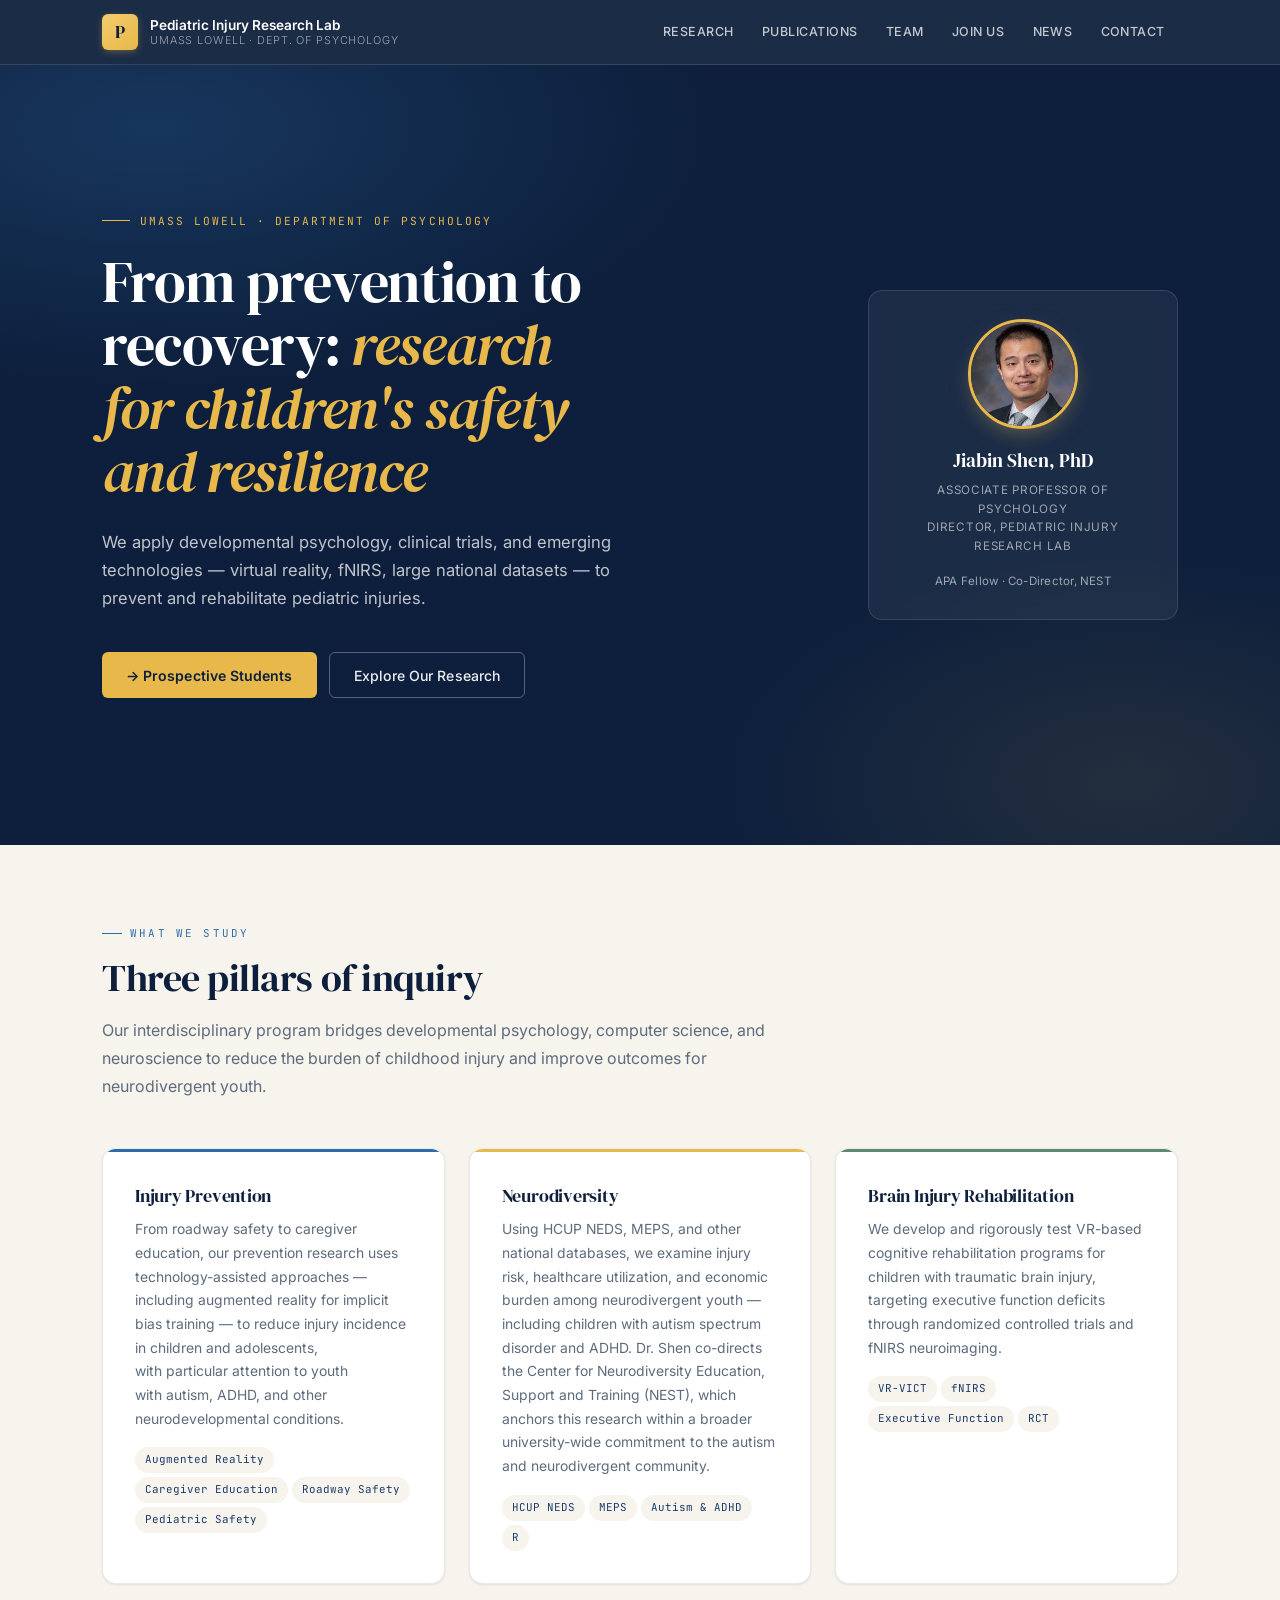
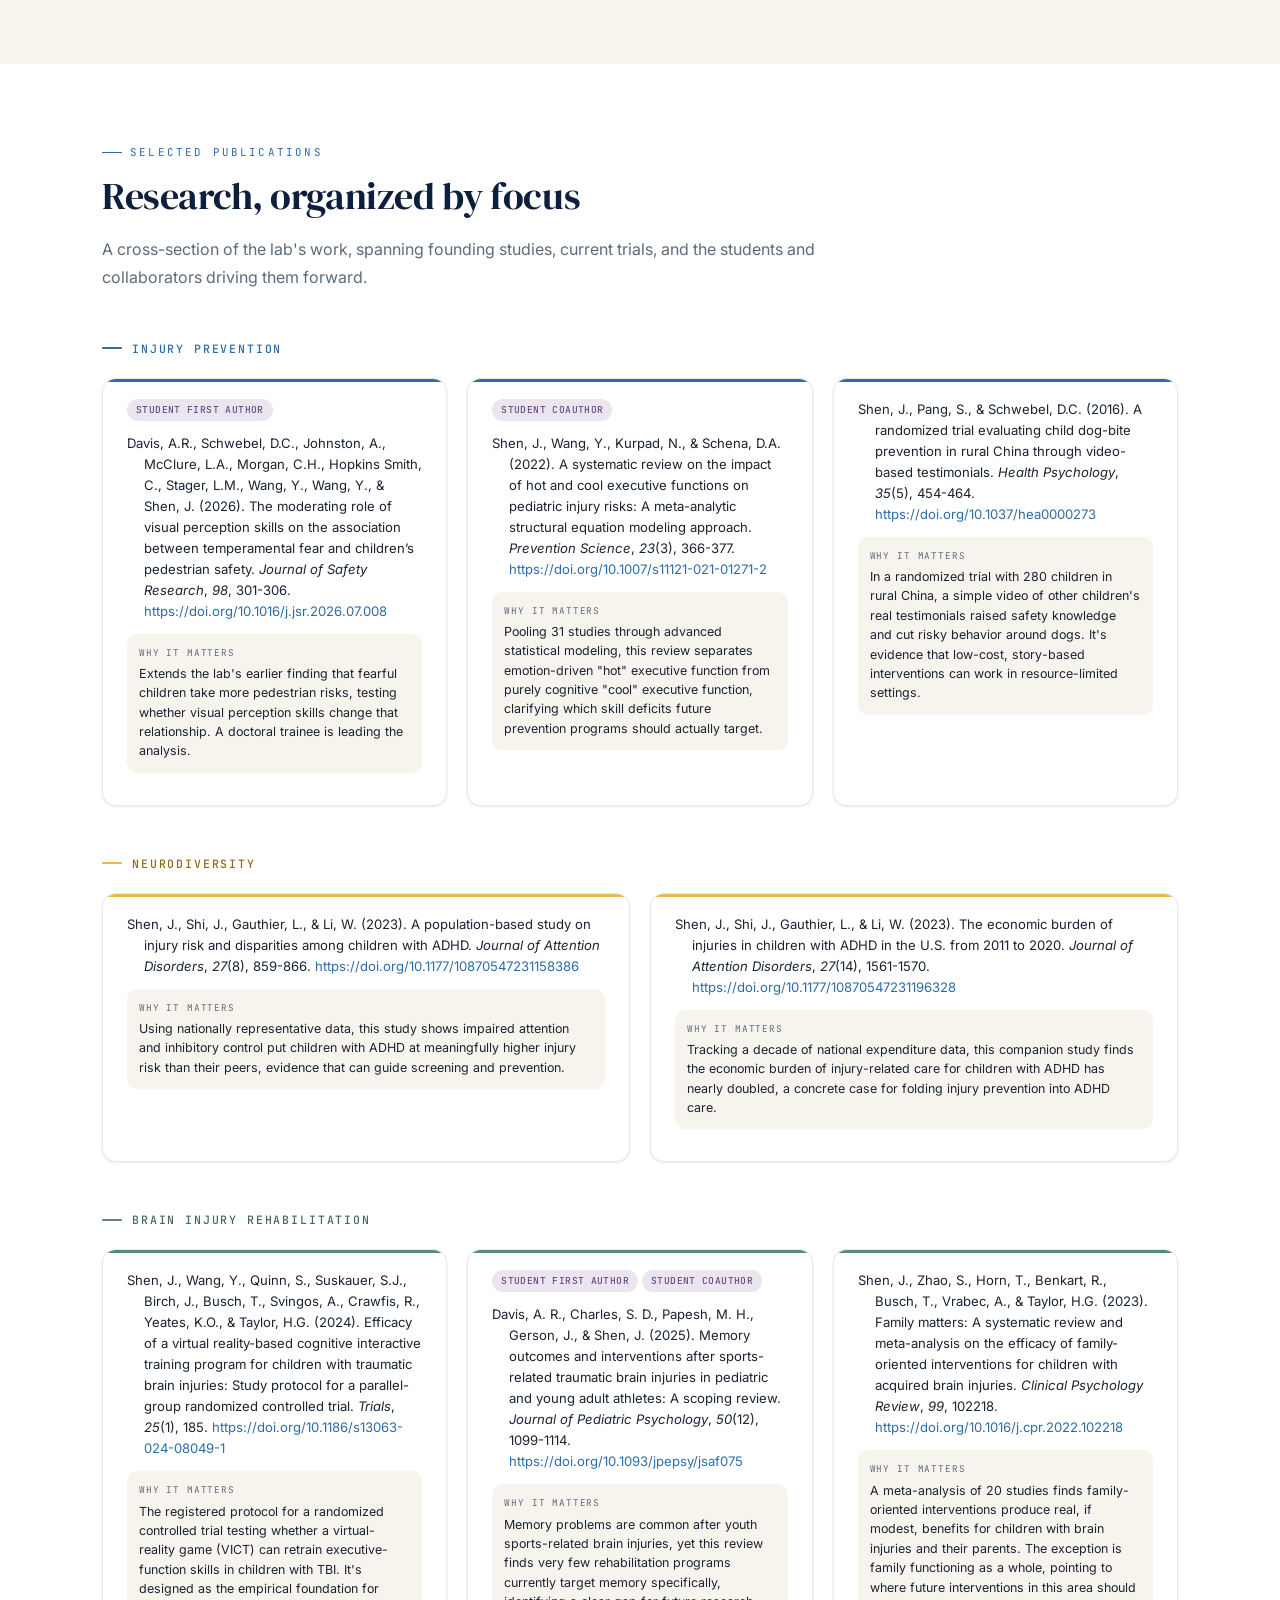
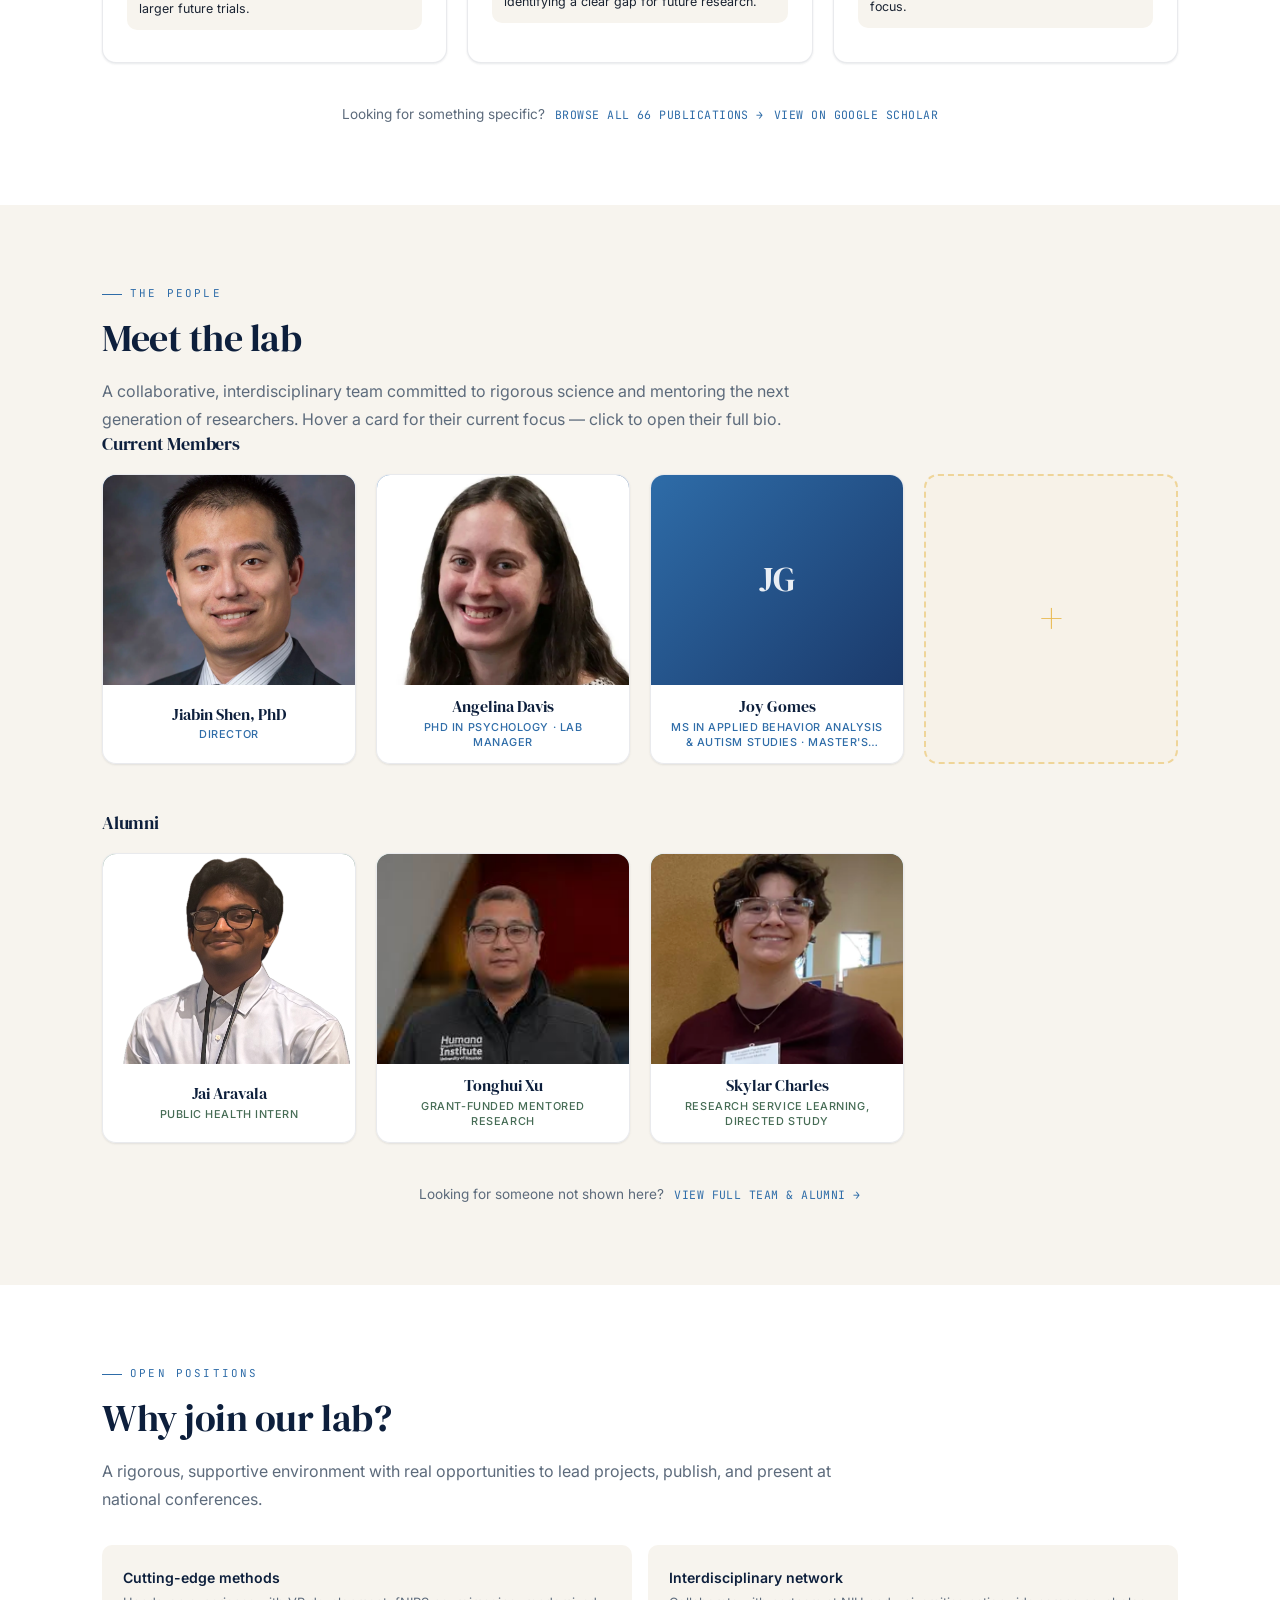
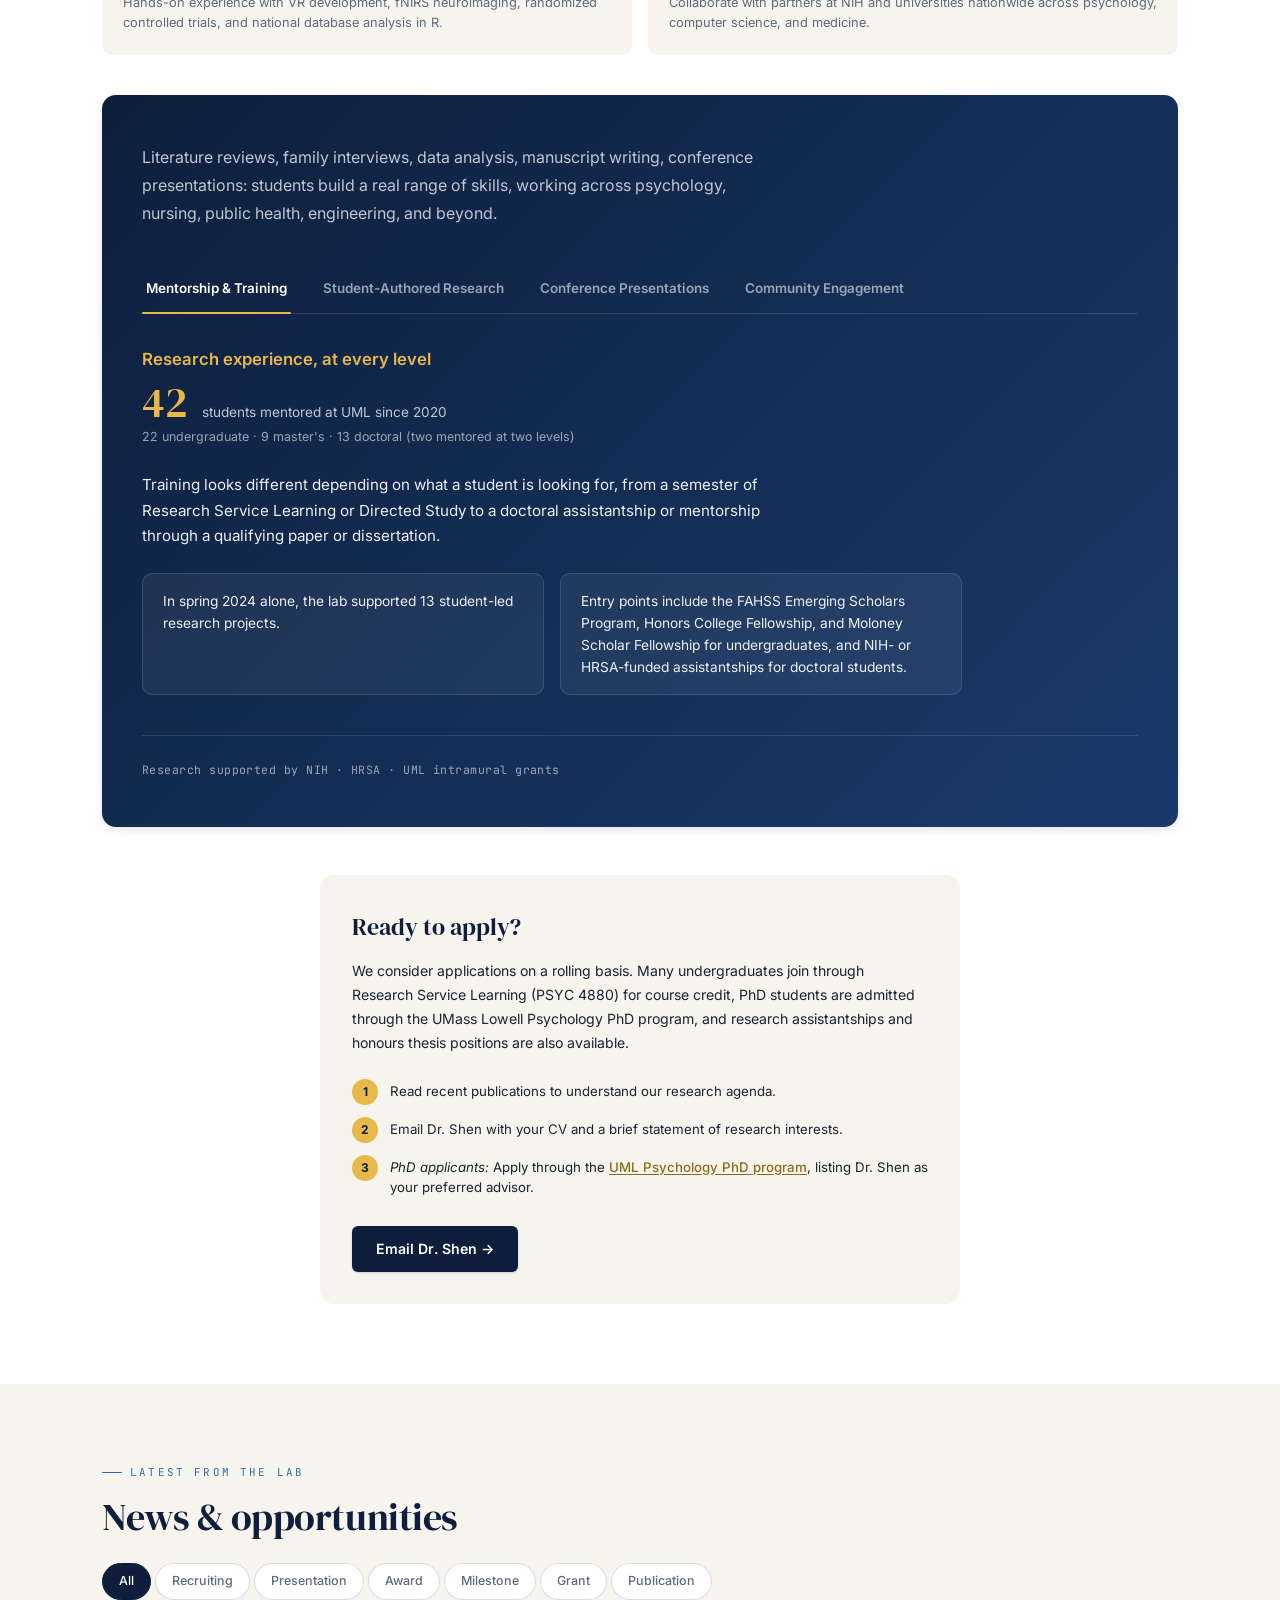
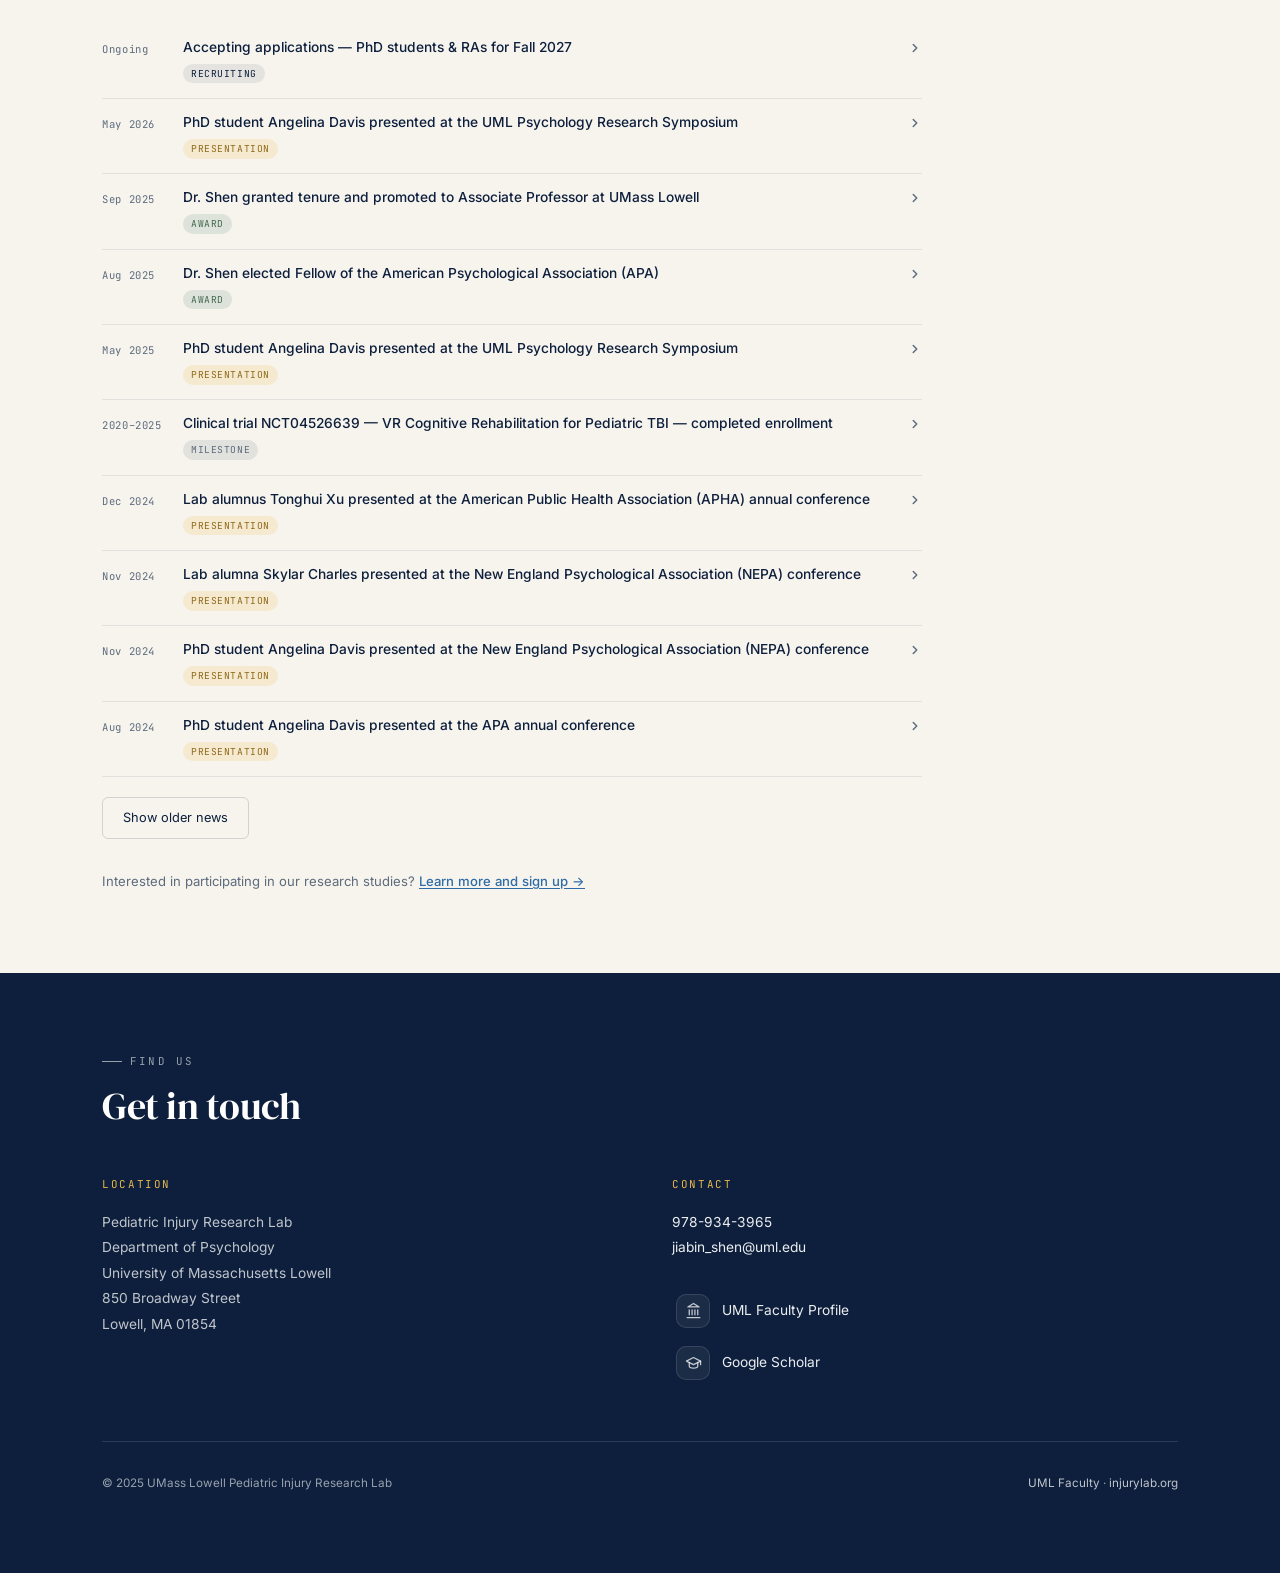
<file: index.html>
<!DOCTYPE html>
<html lang="en">
<head>
<meta charset="UTF-8">
<meta name="viewport" content="width=device-width, initial-scale=1.0">
<meta name="theme-color" content="#0D1F3C">
<meta name="description" content="UMass Lowell Pediatric Injury Research Lab — directed by Jiabin Shen, PhD. Theory-driven, technology-assisted research on child injury prevention and rehabilitation. NIH-funded.">
<meta name="keywords" content="Jiabin Shen, Pediatric Injury Research Lab, UMass Lowell, traumatic brain injury, TBI rehabilitation, virtual reality, fNIRS, child injury prevention, HCUP NEDS, MEPS, neurodivergent youth, autism, ADHD">
<meta property="og:title" content="UMass Lowell Pediatric Injury Research Lab | Jiabin Shen, PhD">
<meta property="og:description" content="Theory-driven, technology-assisted research on pediatric injury prevention and rehabilitation. NIH-funded.">
<meta property="og:url" content="https://www.injurylab.org">
<title>Pediatric Injury Research Lab | Jiabin Shen, PhD | UMass Lowell</title>
<link rel="preconnect" href="https://fonts.googleapis.com">
<link href="https://fonts.googleapis.com/css2?family=DM+Serif+Display:ital@0;1&family=Inter:wght@300;400;500;600&family=JetBrains+Mono:wght@400;500&display=swap" rel="stylesheet">
<link rel="stylesheet" href="assets/site.css">
<style>
/* ==========================================================================
   Homepage-only styles. Everything shared with publications.html / team.html
   (tokens, reset, nav, buttons, skip link) lives in assets/site.css.
   Order below follows the page top-to-bottom: hero → section furniture →
   research → engagement card → publications → team → join → news → contact.
   ========================================================================== */


/* ── HERO ────────────────────────────────────────────────────────────────── */
.hero{
  position:relative;overflow:hidden;
  background:var(--navy);
  display:flex;align-items:center;min-height:min(92vh,780px);
}
/* Two soft radial washes give the flat navy some depth without adding an
   image request. Purely decorative, so it stays out of the accessibility tree. */
.hero::before{
  content:'';position:absolute;inset:0;pointer-events:none;
  background:
    radial-gradient(900px 420px at 12% 8%, rgba(46,108,168,.30), transparent 62%),
    radial-gradient(680px 380px at 88% 92%, rgba(232,184,75,.10), transparent 60%);
}
.hin{
  position:relative;z-index:2;
  max-width:var(--mw);margin-inline:auto;
  padding:var(--s20) var(--gutter);
  display:grid;grid-template-columns:minmax(0,1fr) 310px;gap:var(--s16);align-items:center;
}
.ey{
  display:flex;align-items:center;gap:10px;margin-bottom:var(--s5);
  font-family:var(--mn);font-size:.7rem;letter-spacing:.18em;text-transform:uppercase;
  color:var(--accent);
}
.ey::before{content:'';display:block;width:28px;height:1px;background:var(--accent);flex-shrink:0}
h1.hh{
  font-size:clamp(2.1rem,4.5vw,3.6rem);color:#fff;line-height:1.1;
  letter-spacing:-.02em;margin-bottom:var(--s6);
}
h1.hh em{font-style:italic;color:var(--accent)}
.sub{
  font-size:clamp(1rem,1.3vw,1.08rem);color:var(--on-dark-2);
  max-width:56ch;line-height:1.7;margin-bottom:var(--s10);
}
.acts{display:flex;gap:var(--s3);flex-wrap:wrap}

/* PI card */
.pic{
  background:var(--surface-dark);border:1px solid var(--hairline-dark);
  border-radius:var(--r-lg);padding:var(--s7);text-align:center;
  backdrop-filter:blur(8px);-webkit-backdrop-filter:blur(8px);
  transition:transform var(--dur-3) var(--ease),border-color var(--dur-3) var(--ease);
}
.pic:hover{transform:translateY(-3px);border-color:rgba(232,184,75,.32)}
.pic-avatar{
  width:110px;height:110px;border-radius:50%;margin:0 auto var(--s4);
  overflow:hidden;border:3px solid var(--accent);
  box-shadow:0 8px 24px -8px rgba(232,184,75,.5);
}
.pic-avatar img{width:100%;height:100%;object-fit:cover}
.pic-avatar-fallback{
  display:flex;align-items:center;justify-content:center;
  background:linear-gradient(135deg,var(--sky),var(--steel));
  font-family:var(--dp);font-size:2rem;color:#fff;
}
.pin{font-family:var(--dp);font-size:1.2rem;color:#fff;margin-bottom:var(--s1)}
.pit{
  font-size:.73rem;color:var(--on-dark-3);line-height:1.6;
  text-transform:uppercase;letter-spacing:.06em;margin-bottom:var(--s4);
}
.cred{font-size:.72rem;color:var(--on-dark-3);letter-spacing:.02em}


/* ── SECTION FURNITURE ───────────────────────────────────────────────────── */
.slb{
  display:flex;align-items:center;gap:8px;margin-bottom:var(--s3);
  font-family:var(--mn);font-size:.68rem;letter-spacing:.2em;text-transform:uppercase;
  color:var(--sky);
}
.slb::before{content:'';display:block;width:20px;height:1px;background:currentColor;flex-shrink:0}
h2.st{font-size:clamp(1.75rem,3vw,2.4rem);color:var(--navy);line-height:1.18;margin-bottom:var(--s4)}
.sb{font-size:1rem;color:var(--mid);max-width:72ch;line-height:1.75}


/* ── RESEARCH PILLARS ────────────────────────────────────────────────────── */
.rg{display:grid;grid-template-columns:repeat(3,minmax(0,1fr));gap:var(--s6);margin-top:var(--s12)}
.rc{
  position:relative;overflow:hidden;
  background:#fff;border:1px solid var(--hairline);border-radius:var(--r-lg);
  padding:var(--s8);box-shadow:var(--sh-1);
  transition:transform var(--dur-2) var(--ease),box-shadow var(--dur-2) var(--ease);
}
/* Accent keyline grows from 3px to 5px on hover — a smaller, quieter signal
   than moving the whole card a long way. */
.rc::before{
  content:'';position:absolute;top:0;left:0;right:0;height:3px;background:var(--sky);
  transition:height var(--dur-2) var(--ease);
}
.rc:nth-child(2)::before{background:var(--accent)}
.rc:nth-child(3)::before{background:var(--sage)}
.rc:hover{transform:translateY(-4px);box-shadow:var(--sh-3)}
.rc:hover::before{height:5px}
.rt{font-size:1.15rem;color:var(--navy);margin:var(--s1) 0 var(--s3)}
.rb{font-size:.87rem;color:var(--mid);line-height:1.7}
.tgs{display:flex;flex-wrap:wrap;gap:var(--s1);margin-top:var(--s4)}
.tg{
  background:var(--sand);border:1px solid transparent;
  font-family:var(--mn);font-size:.68rem;padding:3px 9px;border-radius:var(--r-pill);
  color:var(--steel);transition:border-color var(--dur-1) var(--ease);
}
.rc:hover .tg{border-color:var(--hairline)}


/* ── STUDENT ENGAGEMENT CARD (inside #join) ──────────────────────────────── */
.eng-card{
  background:linear-gradient(135deg,var(--navy) 0%,var(--steel) 100%);
  border-radius:var(--r-lg);padding:var(--s12) var(--s10);color:#fff;
  margin:var(--s10) 0 var(--s12);box-shadow:var(--sh-2);
}
.ihs{font-size:1rem;color:var(--on-dark-2);max-width:64ch;line-height:1.75;margin-bottom:var(--s10)}
.pw-tag{font-weight:600;font-size:1.05rem;color:var(--accent);margin-bottom:var(--s2)}

.pw-tabs{display:flex;flex-wrap:wrap;gap:0;border-bottom:1px solid var(--hairline-dark)}
.pw-tab{
  position:relative;padding:10px 4px 14px;margin-right:var(--s7);
  font-size:.84rem;font-weight:600;color:var(--on-dark-3);
  transition:color var(--dur-1) var(--ease);
}
.pw-tab:hover{color:var(--on-dark-1)}
.pw-tab.active{color:#fff}
/* Underline slides in rather than snapping on. */
.pw-tab::after{
  content:'';position:absolute;left:0;right:0;bottom:-1px;height:2px;
  background:var(--accent);border-radius:2px;
  transform:scaleX(0);transform-origin:left;
  transition:transform var(--dur-2) var(--ease);
}
.pw-tab.active::after{transform:scaleX(1)}

.pw-panel{display:none;padding-top:var(--s8)}
.pw-panel.active{display:block;animation:pw-fade var(--dur-3) var(--ease)}
@keyframes pw-fade{from{opacity:0;transform:translateY(6px)}to{opacity:1;transform:none}}

.pw-num-row{display:flex;align-items:baseline;gap:var(--s4);flex-wrap:wrap;margin-bottom:var(--s1)}
.pw-num{font-family:var(--dp);font-size:clamp(2.1rem,5vw,2.6rem);color:var(--accent);line-height:1;letter-spacing:-.01em}
.pw-num-label{font-size:.85rem;color:var(--on-dark-2)}
.pw-sub{font-size:.78rem;color:var(--on-dark-3);margin-bottom:var(--s6)}
.pw-overview{font-size:.95rem;line-height:1.7;color:var(--on-dark-1);max-width:64ch;margin-bottom:var(--s6)}

.pw-examples{display:grid;grid-template-columns:repeat(auto-fit,minmax(240px,1fr));gap:var(--s4);max-width:820px}
.pw-example{
  background:var(--surface-dark);border:1px solid var(--hairline-dark);
  border-radius:var(--r-md);padding:var(--s4) var(--s5);
  font-size:.86rem;line-height:1.6;color:var(--on-dark-1);
  transition:background var(--dur-2) var(--ease),transform var(--dur-2) var(--ease);
}
.pw-example:hover{background:rgba(255,255,255,.09);transform:translateY(-2px)}

.fnds-line{
  margin-top:var(--s10);padding-top:var(--s6);border-top:1px solid var(--hairline-dark);
  font-family:var(--mn);font-size:.72rem;letter-spacing:.04em;color:var(--on-dark-3);
}


/* ── PUBLICATIONS (featured) ─────────────────────────────────────────────── */
#publications .sb{max-width:78ch}

/* Small outlined link chip, also reused for team-member links. */
.pl{
  display:inline-block;
  font-family:var(--mn);font-size:.68rem;letter-spacing:.06em;text-transform:uppercase;
  color:var(--sky);border:1px solid currentColor;padding:5px 11px;border-radius:var(--r-sm);
  transition:background var(--dur-1) var(--ease),color var(--dur-1) var(--ease),
             transform var(--dur-1) var(--ease);
}
.pl:hover{background:var(--sky);color:#fff;transform:translateY(-1px)}

.pub-pillar{margin-top:var(--s12)}
.pub-head{display:flex;align-items:center;gap:10px;margin-bottom:var(--s5)}
.pub-head::before{content:'';display:block;width:20px;height:2px;border-radius:2px}
.pub-sky .pub-head::before{background:var(--sky)}
.pub-accent .pub-head::before{background:var(--accent)}
.pub-sage .pub-head::before{background:var(--sage)}
.pub-name{font-family:var(--mn);font-size:.72rem;letter-spacing:.16em;text-transform:uppercase;font-weight:500}
.pub-sky .pub-name{color:var(--sky)}
.pub-accent .pub-name{color:var(--accent-ink)}
.pub-sage .pub-name{color:var(--sage-ink)}

.pub-row{display:grid;grid-template-columns:repeat(auto-fit,minmax(260px,1fr));gap:var(--s5)}
.pub-paper{
  position:relative;overflow:hidden;display:flex;flex-direction:column;
  background:#fff;border:1px solid var(--hairline);border-radius:var(--r-lg);
  padding:var(--s5) var(--s6);box-shadow:var(--sh-1);
  transition:transform var(--dur-2) var(--ease),box-shadow var(--dur-2) var(--ease);
}
.pub-paper::before{content:'';position:absolute;top:0;left:0;right:0;height:3px}
.pub-sky .pub-paper::before{background:var(--sky)}
.pub-accent .pub-paper::before{background:var(--accent)}
.pub-sage .pub-paper::before{background:var(--sage)}
.pub-paper:hover{transform:translateY(-3px);box-shadow:var(--sh-3)}

.pub-tags{display:flex;flex-wrap:wrap;gap:var(--s1);margin-bottom:var(--s3);align-self:flex-start}
.pub-role,.pub-inpress{
  display:inline-block;font-family:var(--mn);font-size:.6rem;font-weight:500;
  letter-spacing:.04em;text-transform:uppercase;padding:3px 9px;border-radius:var(--r-pill);
}
.pub-role{background:var(--student-bg);color:var(--student)}
.pub-inpress{background:var(--sand);color:var(--steel)}

/* Hanging indent, the way a reference list is set. */
.pub-ref{font-size:.82rem;color:var(--ink);line-height:1.6;margin-bottom:var(--s3);padding-left:1.3em;text-indent:-1.3em}
.pub-ref em{font-style:italic}
.pub-ref a{color:var(--sky);word-break:break-word}
.pub-ref a:hover{text-decoration:underline}

.pub-why{background:var(--sand);border-radius:var(--r-md);padding:var(--s3) var(--s3);font-size:.78rem;color:var(--ink);line-height:1.55;margin-bottom:var(--s3)}
.pub-why-label{display:block;font-family:var(--mn);font-size:.58rem;letter-spacing:.09em;text-transform:uppercase;color:var(--mid);margin-bottom:var(--s1)}

.pub-link{
  display:inline-flex;align-items:center;gap:5px;margin-top:auto;align-self:flex-start;
  font-family:var(--mn);font-size:.64rem;letter-spacing:.05em;text-transform:uppercase;
  color:var(--sky);transition:gap var(--dur-1) var(--ease)}
.pub-link:hover{gap:9px;text-decoration:underline}
.pub-link.pending{opacity:.55;cursor:default;pointer-events:none}

.pub-footer{margin-top:var(--s10);text-align:center;font-size:.85rem;color:var(--mid)}
.pub-footer a{
  color:var(--sky);font-family:var(--mn);font-size:.72rem;letter-spacing:.04em;
  text-transform:uppercase;margin-left:6px;
}
.pub-footer a:hover{text-decoration:underline}


/* ── TEAM ("Meet the Lab") ───────────────────────────────────────────────── */
.itg-h3{font-family:var(--dp);font-size:1.15rem;color:var(--navy);margin-bottom:var(--s5)}
.itg-h3-alumni{margin-top:var(--s12)}
.itg-grid{display:grid;grid-template-columns:repeat(4,minmax(0,1fr));gap:var(--s5)}

.itg-card{position:relative;height:290px;border-radius:var(--r-lg);cursor:pointer;perspective:1200px}
.itg-card-inner{
  position:relative;width:100%;height:100%;text-align:center;border-radius:var(--r-lg);
  box-shadow:var(--sh-1);transform-style:preserve-3d;
  transition:transform var(--dur-3) cubic-bezier(.4,.2,.2,1),box-shadow var(--dur-2) var(--ease);
}
/* Flips on hover (mouse), on keyboard focus, and on the .itg-flipped class. */
.itg-card:hover .itg-card-inner,
.itg-card:focus-visible .itg-card-inner,
.itg-card.itg-flipped .itg-card-inner{transform:rotateY(180deg)}
.itg-card:hover .itg-card-inner,
.itg-card:focus-visible .itg-card-inner{box-shadow:var(--sh-3)}
.itg-card:focus-visible{outline:none;box-shadow:var(--ring)}

.itg-face{
  position:absolute;inset:0;border-radius:var(--r-lg);overflow:hidden;
  display:flex;flex-direction:column;
  -webkit-backface-visibility:hidden;backface-visibility:hidden;
}
.itg-front{background:#fff;border:1px solid var(--hairline)}
.itg-avatar{
  height:210px;flex-shrink:0;display:flex;align-items:center;justify-content:center;
  font-family:var(--dp);font-size:2.1rem;color:rgba(255,255,255,.9);
  /* --tint is set per person from ITG_DATA; this is the fallback. */
  background:var(--tint,linear-gradient(135deg,var(--sky),var(--steel)));
}
.itg-avatar img{width:100%;height:100%;object-fit:cover}
.itg-front-info{padding:var(--s3) var(--s4);flex:1;display:flex;flex-direction:column;justify-content:center}
.itg-name{font-family:var(--dp);font-size:.98rem;color:var(--navy);line-height:1.25}
.itg-role{
  font-size:.68rem;color:var(--sky);text-transform:uppercase;letter-spacing:.05em;
  margin-top:3px;font-weight:500;line-height:1.4;
  /* An unusually long role string (e.g. a combined degree-program + thesis
     label) would otherwise get clipped mid-word by .itg-face's
     overflow:hidden, since the card has a fixed height for the flip
     animation. Clamp to 2 lines with an ellipsis instead -- the full text
     is always still readable in the click-through modal, which isn't
     height-constrained. */
  display:-webkit-box;-webkit-line-clamp:2;-webkit-box-orient:vertical;overflow:hidden;
}

.itg-back{
  background:linear-gradient(135deg,var(--navy),var(--steel));
  transform:rotateY(180deg);color:#fff;padding:var(--s5);
  display:flex;flex-direction:column;justify-content:center;align-items:center;
  text-align:center;gap:var(--s2);
}
.itg-back-label{font-family:var(--mn);font-size:.62rem;letter-spacing:.14em;text-transform:uppercase;color:var(--accent)}
.itg-back-focus{font-size:.78rem;color:var(--on-dark-1);line-height:1.55}
.itg-back-hint{font-size:.66rem;color:var(--on-dark-3);margin-top:var(--s1)}

/* Alumni variant */
.itg-card.itg-alum .itg-avatar{background:linear-gradient(135deg,var(--sage),#3f6350)!important}
.itg-card.itg-alum .itg-role{color:var(--sage-ink)}

/* "Open position" card — does not flip and is not interactive. */
.itg-card.itg-open{cursor:default}
.itg-card.itg-open .itg-card-inner{transform:none!important;box-shadow:none}
.itg-card.itg-open .itg-front{border:2px dashed rgba(232,184,75,.5);justify-content:center;background:rgba(232,184,75,.03)}
.itg-card.itg-open .itg-avatar{background:transparent!important;color:var(--accent);height:100%;font-size:2.6rem}

/* Team member modal */
.itg-overlay{
  display:none;position:fixed;inset:0;z-index:2000;
  background:rgba(13,31,60,.72);backdrop-filter:blur(5px);-webkit-backdrop-filter:blur(5px);
  align-items:center;justify-content:center;padding:var(--s5);
}
.itg-overlay.itg-open-modal{display:flex;animation:itg-fade var(--dur-2) var(--ease)}
@keyframes itg-fade{from{opacity:0}to{opacity:1}}
.itg-modal{
  position:relative;background:#fff;border-radius:var(--r-lg);
  width:100%;max-width:560px;max-height:min(85vh,760px);overflow-y:auto;
  padding:var(--s10);box-shadow:0 30px 70px -20px rgba(13,31,60,.55);
  animation:itg-rise var(--dur-3) var(--ease);
}
@keyframes itg-rise{from{opacity:0;transform:translateY(14px) scale(.985)}to{opacity:1;transform:none}}
.itg-close{
  position:absolute;top:var(--s4);right:var(--s4);
  width:40px;height:40px;border-radius:50%;
  display:flex;align-items:center;justify-content:center;
  background:var(--sand);color:var(--mid);
  transition:background var(--dur-1) var(--ease),color var(--dur-1) var(--ease),transform var(--dur-1) var(--ease);
}
.itg-close:hover{background:#EDE7D9;color:var(--navy);transform:rotate(90deg)}
.itg-close svg{width:15px;height:15px}
.itg-modal-avatar{
  width:88px;height:88px;border-radius:50%;overflow:hidden;
  background:var(--tint,linear-gradient(135deg,var(--sky),var(--steel)));
  display:flex;align-items:center;justify-content:center;
  font-family:var(--dp);font-size:2rem;color:#fff;margin-bottom:var(--s5);
}
.itg-modal-avatar img{width:100%;height:100%;object-fit:cover;border-radius:50%}
.itg-modal-name{font-family:var(--dp);font-size:1.4rem;color:var(--navy);margin-bottom:2px}
.itg-modal-role{font-size:.78rem;color:var(--sky);text-transform:uppercase;letter-spacing:.05em;font-weight:500;margin-bottom:var(--s5)}
.itg-modal-bio{font-size:.9rem;color:var(--mid);line-height:1.75;margin-bottom:var(--s6)}
.itg-modal-links{display:flex;gap:var(--s2);flex-wrap:wrap}
.itg-modal-extra{margin-bottom:var(--s5);padding-top:var(--s3);border-top:1px solid var(--hairline)}
.itg-modal-extra-label{font-size:.7rem;text-transform:uppercase;letter-spacing:.08em;color:var(--navy);font-weight:700;margin-bottom:7px}
.itg-modal-extra-list{font-size:.85rem;color:var(--mid);line-height:1.6}
.itg-modal-extra-list ul{list-style:none;margin:0;padding:0}
.itg-modal-extra-list li{position:relative;padding-left:18px;margin-bottom:8px}
.itg-modal-extra-list li::before{content:'';position:absolute;left:2px;top:.6em;width:6px;height:6px;border-radius:50%;background:var(--accent)}
.itg-modal-extra-sub{font-size:.68rem;text-transform:uppercase;letter-spacing:.07em;color:var(--mid);font-weight:600;margin:10px 0 6px}


/* ── JOIN ────────────────────────────────────────────────────────────────── */
#join .sb{max-width:74ch}
.prks{display:grid;grid-template-columns:repeat(2,minmax(0,1fr));gap:var(--s4);margin-top:var(--s8)}
.pk{
  background:var(--sand);border:1px solid transparent;border-radius:var(--r-md);padding:var(--s5);
  transition:border-color var(--dur-2) var(--ease),transform var(--dur-2) var(--ease),box-shadow var(--dur-2) var(--ease);
}
.pk:hover{border-color:rgba(13,31,60,.1);transform:translateY(-2px);box-shadow:var(--sh-2)}
.pkt{font-weight:600;font-size:.88rem;color:var(--navy);margin-bottom:var(--s1)}
.pkb{font-size:.8rem;color:var(--mid);line-height:1.6}

.cb{background:var(--sand);border-radius:var(--r-lg);padding:var(--s8);color:var(--ink)}
.cb-closing{max-width:640px;margin-inline:auto}
.ct{font-family:var(--dp);font-size:1.5rem;margin-bottom:var(--s3);color:var(--navy)}
.cbody{font-size:.88rem;color:var(--ink);margin-bottom:var(--s6);line-height:1.7}
.stps{display:flex;flex-direction:column;gap:var(--s3);margin-bottom:var(--s7)}
.stp{display:flex;gap:var(--s3);align-items:flex-start}
.snum{
  width:26px;height:26px;flex-shrink:0;border-radius:50%;
  background:var(--accent);color:var(--navy);
  display:flex;align-items:center;justify-content:center;font-weight:700;font-size:.75rem;
}
.stxt{font-size:.83rem;color:var(--ink);line-height:1.55;padding-top:2px}
.stxt a{color:var(--accent-ink);font-weight:500;text-decoration:underline;text-underline-offset:2px}
.stxt a:hover{color:var(--navy)}
.cb .bp{background:var(--navy);color:#fff}
.cb .bp:hover{background:var(--steel);box-shadow:0 10px 24px -10px rgba(13,31,60,.6)}


/* ── NEWS ────────────────────────────────────────────────────────────────── */
.ndb-filters{display:flex;flex-wrap:wrap;gap:var(--s1);margin-top:var(--s6)}
.ndb-list{margin-top:var(--s6);max-width:820px}

.ndb-item{border-bottom:1px solid var(--hairline);padding:0}
.ndb-row{
  display:flex;gap:var(--s4);align-items:flex-start;width:100%;
  text-align:left;padding:14px 0;
  transition:opacity var(--dur-1) var(--ease);
}
.ndb-row:hover .ndb-headline{color:var(--sky)}
.ndb-date{
  font-family:var(--mn);font-size:.66rem;color:var(--mid);letter-spacing:.06em;
  white-space:nowrap;padding-top:3px;min-width:65px;flex-shrink:0;
}
.ndb-main{flex:1;min-width:0}
.ndb-headline-row{display:flex;align-items:flex-start;gap:var(--s2);justify-content:space-between}
.ndb-headline{font-size:.86rem;color:var(--navy);font-weight:500;line-height:1.45;transition:color var(--dur-1) var(--ease)}
.ndb-chevron{flex-shrink:0;width:14px;height:14px;margin-top:3px;color:var(--mid);transition:transform var(--dur-2) var(--ease),color var(--dur-1) var(--ease)}
.ndb-row:hover .ndb-chevron{color:var(--sky)}
.ndb-item.ndb-open .ndb-chevron{transform:rotate(90deg)}

.ndb-cat{
  display:inline-block;margin-top:5px;padding:2px 8px;border-radius:var(--r-pill);
  font-family:var(--mn);font-size:.6rem;letter-spacing:.06em;text-transform:uppercase;
}
.ndb-cat.pub{background:rgba(46,108,168,.1);color:var(--sky)}
.ndb-cat.pres{background:rgba(232,184,75,.18);color:var(--accent-ink)}
.ndb-cat.award,.ndb-cat.grant{background:rgba(91,138,111,.16);color:var(--sage-ink)}
.ndb-cat.recruit{background:rgba(13,31,60,.08);color:var(--navy)}
.ndb-cat.milestone,.ndb-cat.other{background:rgba(93,107,124,.14);color:var(--mid)}

/* Accordion body. Uses a 0fr→1fr grid row rather than animating max-height:
   the old fixed 220px cap silently clipped longer items on narrow screens. */
.ndb-detail{display:grid;grid-template-rows:0fr;transition:grid-template-rows var(--dur-2) var(--ease)}
.ndb-detail > *{overflow:hidden}
.ndb-item.ndb-open .ndb-detail{grid-template-rows:1fr}
.ndb-detail-inner{font-size:.8rem;color:var(--mid);line-height:1.7;padding-left:calc(65px + var(--s4))}
.ndb-item.ndb-open .ndb-detail-inner{padding-bottom:14px}
.ndb-detail-inner a{color:var(--sky);text-decoration:underline;text-underline-offset:2px}
.ndb-detail-inner a:hover{color:var(--navy)}

.ndb-chip{
  min-height:36px;padding:7px 16px;border-radius:var(--r-pill);
  border:1px solid var(--hairline-strong);background:#fff;color:var(--mid);
  font-size:.78rem;font-weight:500;
  transition:border-color var(--dur-1) var(--ease),background var(--dur-1) var(--ease),
             color var(--dur-1) var(--ease),transform var(--dur-1) var(--ease);
}
.ndb-chip:hover{border-color:var(--sky);color:var(--sky)}
.ndb-chip:active{transform:scale(.97)}
.ndb-chip.ndb-chip-active{background:var(--navy);border-color:var(--navy);color:#fff}
.ndb-empty{font-size:.85rem;color:var(--mid);padding:var(--s6) 0}

.ndb-more{
  margin-top:var(--s5);min-height:42px;padding:9px 20px;
  border:1px solid var(--hairline-strong);border-radius:var(--r-sm);
  background:none;color:var(--navy);font-size:.8rem;
  transition:border-color var(--dur-1) var(--ease),background var(--dur-1) var(--ease);
}
.ndb-more:hover{border-color:var(--sky);background:rgba(46,108,168,.05)}

.ndb-participate{margin-top:var(--s8);font-size:.82rem;color:var(--mid)}
.ndb-participate a{color:var(--sky);font-weight:500;text-decoration:underline;text-underline-offset:2px}
.ndb-participate a:hover{color:var(--navy)}


/* ── CONTACT ─────────────────────────────────────────────────────────────── */
.conb{background:var(--navy);color:#fff}
.conb .slb{color:var(--on-dark-3)}
.conb .st{color:#fff;margin-bottom:var(--s12)}
.cg{display:grid;grid-template-columns:repeat(2,minmax(0,1fr));gap:var(--s16)}
.cbt{font-family:var(--mn);font-size:.68rem;letter-spacing:.15em;text-transform:uppercase;color:var(--accent);margin-bottom:var(--s4)}
.cd{font-size:.86rem;color:var(--on-dark-2);line-height:1.85;font-style:normal}
.cd a{color:var(--on-dark-1);transition:color var(--dur-1) var(--ease)}
.cd a:hover{color:var(--accent)}
.cd-block{margin-bottom:var(--s7)}

/* Icon links (UML profile, Google Scholar). The icon tile is a real element
   with a hover state, not an inline-styled span with onmouseover handlers. */
.clinks{display:flex;flex-direction:column;gap:var(--s2);align-items:flex-start}
.clink{
  display:inline-flex;align-items:center;gap:var(--s3);
  min-height:44px;padding:var(--s1) var(--s2) var(--s1) var(--s1);
  border-radius:var(--r-md);color:var(--on-dark-1);font-size:.86rem;
  transition:color var(--dur-1) var(--ease),background var(--dur-1) var(--ease);
}
.clink:hover{color:var(--accent);background:rgba(255,255,255,.05)}
.clink-icon{
  width:34px;height:34px;flex-shrink:0;border-radius:var(--r-md);
  border:1px solid var(--hairline-dark);background:var(--surface-dark);
  display:flex;align-items:center;justify-content:center;
  color:var(--on-dark-2);
  transition:border-color var(--dur-1) var(--ease),color var(--dur-1) var(--ease),
             background var(--dur-1) var(--ease);
}
.clink-icon svg{width:17px;height:17px}
.clink:hover .clink-icon{border-color:rgba(232,184,75,.55);color:var(--accent);background:rgba(232,184,75,.1)}

.fb{
  display:flex;justify-content:space-between;align-items:center;flex-wrap:wrap;gap:var(--s3);
  margin-top:var(--s14);padding-top:var(--s8);border-top:1px solid var(--hairline-dark);
  font-size:.73rem;color:var(--on-dark-3);
}
.fb a{color:var(--on-dark-2);transition:color var(--dur-1) var(--ease)}
.fb a:hover{color:var(--accent)}


/* ── RESPONSIVE ──────────────────────────────────────────────────────────── */
/* NOTE: overrides below win by source order, not specificity — they must stay
   at the END of this stylesheet. If you move a base rule, re-check it here. */
@media(max-width:900px){
  .hero{min-height:0}
  .hin{grid-template-columns:minmax(0,1fr);gap:var(--s10)}
  .pic{max-width:340px;margin-inline:auto}
  .rg{grid-template-columns:minmax(0,1fr)}
  .itg-grid{grid-template-columns:repeat(2,minmax(0,1fr))}
  .cg{grid-template-columns:minmax(0,1fr);gap:var(--s10)}
}
@media(max-width:760px){
  .pw-examples{grid-template-columns:minmax(0,1fr)}
  .pw-tab{margin-right:var(--s5);font-size:.78rem}
  .eng-card{padding:var(--s8) var(--s6)}
  .prks{grid-template-columns:minmax(0,1fr)}
}
@media(max-width:700px){
  .pub-row{grid-template-columns:minmax(0,1fr)}
}
@media(max-width:640px){
  .hin{padding-block:var(--s14)}
  .itg-modal{padding:var(--s8) var(--s5)}
  .itg-overlay{padding:var(--s4)}
  /* Full-width date column wastes room on a phone; stack it above instead. */
  .ndb-date{min-width:0}
  .ndb-detail-inner{padding-left:0}
}
@media(max-width:480px){
  .itg-grid{grid-template-columns:minmax(0,1fr)}
  /* 280px clipped a 2-line role under the fixed-height 210px avatar (7px
     short even after the .itg-role line-clamp fix below) -- there's no
     width constraint forcing a shorter card at a single-column width, so
     just give it the same headroom as the front-info actually needs. */
  .itg-card{height:300px}
  .acts{flex-direction:column;align-items:stretch}
  .acts .bp,.acts .bo{width:100%}
}
</style>
<link rel="canonical" href="https://www.injurylab.org/">
<script type="application/ld+json">
{
  "@context": "https://schema.org",
  "@graph": [
    {
      "@type": "Person",
      "@id": "https://www.injurylab.org/#jiabin-shen",
      "name": "Jiabin Shen",
      "honorificSuffix": "PhD",
      "jobTitle": "Associate Professor of Psychology",
      "affiliation": {
        "@type": "CollegeOrUniversity",
        "name": "University of Massachusetts Lowell",
        "url": "https://www.uml.edu"
      },
      "url": "https://www.injurylab.org/",
      "sameAs": [
        "https://www.uml.edu/fahss/psychology/faculty/shen-jiabin.aspx",
        "https://scholar.google.com/citations?hl=en&user=PZkRpx8AAAAJ&view_op=list_works&sortby=pubdate"
      ],
      "email": "mailto:jiabin_shen@uml.edu",
      "telephone": "+1-978-934-3965",
      "alumniOf": [
        {"@type": "CollegeOrUniversity", "name": "University of Alabama at Birmingham"},
        {"@type": "CollegeOrUniversity", "name": "East China Normal University"},
        {"@type": "CollegeOrUniversity", "name": "Zhejiang University"}
      ],
      "knowsAbout": [
        "Pediatric traumatic brain injury rehabilitation",
        "Injury prevention",
        "Virtual reality cognitive rehabilitation",
        "Injury epidemiology",
        "Autism spectrum disorder",
        "ADHD",
        "fNIRS neuroimaging"
      ],
      "worksFor": {
        "@type": "ResearchOrganization",
        "@id": "https://www.injurylab.org/#lab"
      }
    },
    {
      "@type": "ResearchOrganization",
      "@id": "https://www.injurylab.org/#lab",
      "name": "Pediatric Injury Research Lab",
      "alternateName": "PIRL",
      "url": "https://www.injurylab.org/",
      "founder": {"@id": "https://www.injurylab.org/#jiabin-shen"},
      "parentOrganization": {
        "@type": "CollegeOrUniversity",
        "name": "University of Massachusetts Lowell",
        "url": "https://www.uml.edu"
      },
      "address": {
        "@type": "PostalAddress",
        "streetAddress": "850 Broadway Street",
        "addressLocality": "Lowell",
        "addressRegion": "MA",
        "postalCode": "01854",
        "addressCountry": "US"
      },
      "description": "Theory-driven, technology-assisted research on pediatric injury prevention and rehabilitation, directed by Jiabin Shen, PhD at UMass Lowell."
    }
  ]
}
</script>
</head>
<body>

<a href="#main" class="skip">Skip to main content</a>

<!-- NAV -->
<nav role="navigation" aria-label="Main">
  <div class="ni">
    <div class="logo">
      <div class="mk" aria-hidden="true">P</div>
      <div class="wm">Pediatric Injury Research Lab<span>UMass Lowell · Dept. of Psychology</span></div>
    </div>
    <button class="hb" aria-label="Toggle menu" aria-expanded="false" onclick="this.setAttribute('aria-expanded',this.getAttribute('aria-expanded')==='true'?'false':'true');document.querySelector('.nl').classList.toggle('open')">
      <span></span><span></span><span></span>
    </button>
    <ul class="nl" role="list">
      <li><a href="#research">Research</a></li>
      <li><a href="#publications">Publications</a></li>
      <li><a href="#team">Team</a></li>
      <li><a href="#join">Join Us</a></li>
      <li><a href="#news">News</a></li>
      <li><a href="#contact">Contact</a></li>
    </ul>
  </div>
</nav>

<main id="main">

<!-- HERO -->
<section class="hero" aria-label="Introduction">
  <div class="hin">
    <div>
      <div class="ey">UMass Lowell · Department of Psychology</div>
      <h1 class="hh">From prevention to recovery: <em>research for children's safety and resilience</em></h1>
      <p class="sub">We apply developmental psychology, clinical trials, and emerging technologies — virtual reality, fNIRS, large national datasets — to prevent and rehabilitate pediatric injuries.</p>
      <div class="acts">
        <a href="#join" class="bp">→ Prospective Students</a>
        <a href="#research" class="bo">Explore Our Research</a>
      </div>
    </div>
    <div class="pic" aria-label="Director">
      <div class="pic-avatar">
        <img src="images/jiabin-shen.jpg" alt="Jiabin Shen, PhD" width="110" height="110" onerror="this.style.display='none';this.parentElement.classList.add('pic-avatar-fallback');this.parentElement.textContent='JS'">
      </div>
      <div class="pin">Jiabin Shen, PhD</div>
      <div class="pit">Associate Professor of Psychology<br>Director, Pediatric Injury Research Lab</div>
      <div class="cred">APA Fellow · Co-Director, NEST</div>
    </div>
  </div>
</section>

<!-- RESEARCH PILLARS -->
<section id="research" class="sec snd">
  <div class="con">
    <div class="slb">What we study</div>
    <h2 class="st">Three pillars of inquiry</h2>
    <p class="sb">Our interdisciplinary program bridges developmental psychology, computer science, and neuroscience to reduce the burden of childhood injury and improve outcomes for neurodivergent youth.</p>
    <div class="rg">
      <article class="rc">
        <h3 class="rt">Injury Prevention</h3>
        <p class="rb">From roadway safety to caregiver education, our prevention research uses technology-assisted approaches — including augmented reality for implicit bias training — to reduce injury incidence in children and adolescents, with particular attention to youth with autism, ADHD, and other neurodevelopmental conditions.</p>
        <div class="tgs" aria-label="Methods">
          <span class="tg">Augmented Reality</span><span class="tg">Caregiver Education</span><span class="tg">Roadway Safety</span><span class="tg">Pediatric Safety</span>
        </div>
      </article>
      <article class="rc">
        <h3 class="rt">Neurodiversity</h3>
        <p class="rb">Using HCUP NEDS, MEPS, and other national databases, we examine injury risk, healthcare utilization, and economic burden among neurodivergent youth — including children with autism spectrum disorder and ADHD. Dr. Shen co-directs the Center for Neurodiversity Education, Support and Training (NEST), which anchors this research within a broader university-wide commitment to the autism and neurodivergent community.</p>
        <div class="tgs" aria-label="Methods">
          <span class="tg">HCUP NEDS</span><span class="tg">MEPS</span><span class="tg">Autism &amp; ADHD</span><span class="tg">R</span>
        </div>
      </article>
      <article class="rc">
        <h3 class="rt">Brain Injury Rehabilitation</h3>
        <p class="rb">We develop and rigorously test VR-based cognitive rehabilitation programs for children with traumatic brain injury, targeting executive function deficits through randomized controlled trials and fNIRS neuroimaging.</p>
        <div class="tgs" aria-label="Methods">
          <span class="tg">VR-VICT</span><span class="tg">fNIRS</span><span class="tg">Executive Function</span><span class="tg">RCT</span>
        </div>
      </article>
    </div>
  </div>
</section>

<!-- PUBLICATIONS -->
<section id="publications" class="sec">
  <div class="con">
    <div class="slb">Selected publications</div>
    <h2 class="st">Research, organized by focus</h2>
    <p class="sb">A cross-section of the lab's work, spanning founding studies, current trials, and the students and collaborators driving them forward.</p>

    <div id="pub-pillars"></div>

    <div class="pub-footer">Looking for something specific? <a href="publications.html" id="pub-browse-all">Browse all publications →</a> <a href="https://scholar.google.com/citations?hl=en&user=PZkRpx8AAAAJ&view_op=list_works&sortby=pubdate" target="_blank" rel="noopener">View on Google Scholar</a></div>
  </div>
</section>

<!-- TEAM -->
<section id="team" class="sec snd">
  <div class="con">
    <div class="slb">The people</div>
    <h2 class="st">Meet the lab</h2>
    <p class="sb">A collaborative, interdisciplinary team committed to rigorous science and mentoring the next generation of researchers. Hover a card for their current focus — click to open their full bio.</p>

    <!-- CURRENT MEMBERS -->
    <h3 class="itg-h3">Current Members</h3>
    <div class="itg-grid" id="itg-current"></div>

    <!-- ALUMNI -->
    <h3 class="itg-h3 itg-h3-alumni">Alumni</h3>
    <div class="itg-grid" id="itg-alumni"></div>

    <div class="pub-footer">Looking for someone not shown here? <a href="team.html">View full team &amp; alumni →</a></div>

  </div>
</section>

<!-- Modal -->
<div id="itg-modal-overlay" class="itg-overlay" onclick="if(event.target===this)ITGcloseModal()">
  <div class="itg-modal" role="dialog" aria-modal="true" aria-labelledby="itg-modal-title" tabindex="-1">
    <button class="itg-close" onclick="ITGcloseModal()" aria-label="Close">
      <svg viewBox="0 0 24 24" fill="none" stroke="currentColor" stroke-width="2.2" stroke-linecap="round" aria-hidden="true"><path d="M18 6 6 18M6 6l12 12"/></svg>
    </button>
    <div id="itg-modal-body"></div>
  </div>
</div>

<script src="data/publications-data.js"></script>
<script>
// ── Featured publications — reads the same database that drives publications.html. ──
const PUB_THEMES = [
  {key:'prevention', label:'Injury Prevention', cls:'pub-sky'},
  {key:'neuro', label:'Neurodiversity', cls:'pub-accent'},
  {key:'tbi', label:'Brain Injury Rehabilitation', cls:'pub-sage'}
];

function PUBcard(p){
  // Only the two student flags produce a visible tag. Role text is search-only
  // on publications.html and never rendered, so "In Press" gets its own neutral
  // pill rather than being appended to a role string.
  const inPress = p.apa.includes('Advance online publication.');
  let tags = '';
  if (p.studentFirstAuthor) tags += '<span class="pub-role">Student First Author</span>';
  if (p.studentCoauthor) tags += '<span class="pub-role">Student Coauthor</span>';
  if (inPress) tags += '<span class="pub-inpress">In Press</span>';
  return `
  <div class="pub-paper">
    ${tags ? `<div class="pub-tags">${tags}</div>` : ''}
    <p class="pub-ref">${p.apa}</p>
    ${p.note ? `<div class="pub-why"><span class="pub-why-label">Why it matters</span>${p.note}</div>` : ''}
  </div>`;
}

(function renderFeaturedPublications(){
  const container = document.getElementById('pub-pillars');
  const featured = (typeof papers !== 'undefined' ? papers : []).filter(p => p.featured);
  PUB_THEMES.forEach(theme => {
    const items = featured.filter(p => p.theme === theme.key);
    if (!items.length) return;
    const pillar = document.createElement('div');
    pillar.className = `pub-pillar ${theme.cls}`;
    pillar.innerHTML = `<div class="pub-head"><div class="pub-name">${theme.label}</div></div><div class="pub-row">${items.map(PUBcard).join('')}</div>`;
    container.appendChild(pillar);
  });
  const browseAll = document.getElementById('pub-browse-all');
  if (browseAll && typeof papers !== 'undefined') {
    browseAll.textContent = `Browse all ${papers.length} publications →`;
  }
})();
</script>

<script>
// ── Team data — every fact sourced from CV, UML profile, or lab-confirmed conference posters. No fabricated links. ──
// PUB_COUNT reads the live count from data/publications-data.js (the same array publications.html
// renders from) so Dr. Shen's bio never drifts out of sync with the actual publication list. Falls
// back to a fixed number only if that script failed to load (e.g. opening index.html via file://
// instead of a server — see the file:// gotcha documented in CLAUDE.md).
const PUB_COUNT = typeof papers !== 'undefined' ? papers.length : 66;
const ITG_DATA = {
  current: [
    {
      id:'shen', name:'Jiabin Shen, PhD', role:'Director', initials:'JS', photo:'images/jiabin-shen.jpg',
      color:'linear-gradient(135deg,#2E6CA8,#1B3A6B)',
      focus:'TBI rehabilitation · injury epidemiology · neurodivergent youth',
      bio:`Dr. Shen has studied pediatric injury prevention and rehabilitation since 2011. He directs the Pediatric Injury Research Lab at UMass Lowell, where his interdisciplinary program integrates virtual reality, fNIRS, and large-scale national datasets to improve outcomes for children with TBI, ADHD, and autism. Over $1.6M in external funding secured, ${PUB_COUNT} peer-reviewed publications, and 42 students mentored at UML. Dr. Shen received his PhD in Life-Span Developmental Psychology from University of Alabama at Birmingham (2015).`,
      teaching:['PSYC.2600 Child and Adolescent Development (undergraduate)','PSYC.6410 Fundamentals of Prevention Science (graduate)','PSYC.4880 Research Service Learning (undergraduate, mentored research)'],
      service:{
        current:['Associate Editor, Frontiers in Public Health (Injury Prevention &amp; Control)','Editorial Board Member, BMC Injury Prevention','Editorial Board Member &amp; Guest Editor, Rehabilitation Psychology','Program Officer &amp; Executive Committee Member, Brain Injury Interdisciplinary SIG, American Congress of Rehabilitation Medicine (ACRM)','Member at Large, Executive Committee, APA Division 22 (Rehabilitation Psychology)'],
        past:['Chair, Awards Committee, APA Division 22 (2023–2025)','Chair, Membership Committee, APA Division 22 (2021–2024)']
      },
      links:[{label:'UML Profile', url:'https://www.uml.edu/fahss/psychology/faculty/shen-jiabin.aspx'},{label:'Google Scholar', url:'https://scholar.google.com/citations?hl=en&user=PZkRpx8AAAAJ&view_op=list_works&sortby=pubdate'}]
    },
    {
      id:'davis', name:'Angelina Davis', role:'PhD in Psychology · Lab Manager', initials:'AD', photo:'images/angelina-davis.jpg',
      color:'linear-gradient(135deg,#2E6CA8,#1B3A6B)',
      focus:'Cognitive development · TBI · ASD · mental health',
      bio:'Lab Manager and PhD student in Psychology. Research interests include cognitive development, traumatic brain injuries, autism spectrum disorder, and mental health promotion in children. Presented at the APA 2024 conference ("Memory Impairment after Sports-Related TBI in Pediatric and Young Adult Athletes: A Scoping Review") and the NEPA 2024 conference ("Activity Level Predicts Injury History in Children"), plus the UML Psychology Research Symposium in May 2025 and May 2026. B.A. Neuroscience & Psychology, Assumption University (2023).',
      links:[]
    },
    {
      id:'gomes', name:'Joy Gomes', role:"MS in Applied Behavior Analysis & Autism Studies · Master's Thesis", initials:'JG',
      color:'linear-gradient(135deg,#2E6CA8,#1B3A6B)',
      focus:'',
      bio:'',
      links:[]
    }
  ],
  alumni:[
    {
      id:'aravala', name:'Jai Aravala', role:'Public Health Intern', initials:'JA', photo:'images/jai-aravala.jpg', alum:true,
      focus:'Population health · injury disparities',
      bio:'Master of Public Health student contributing to the lab\u2019s population-based research on pediatric injury disparities and health outcomes.',
      links:[]
    },
    {
      id:'xu', name:'Tonghui Xu', role:'Grant-Funded Mentored Research', initials:'TX', photo:'images/tonghui-xu.jpg', alum:true,
      focus:'ASD injury risk · MEPS analysis',
      bio:'Doctoral graduate in Research & Evaluation in Education. Presented "Identifying Crucial Predictors for Injury Risk in Children with ASD Using 22 Years of MEPS Data" at the American Public Health Association (APHA) annual conference, December 2024.',
      links:[]
    },
    {
      id:'charles', name:'Skylar Charles', role:'Research Service Learning, Directed Study', initials:'SC', photo:'images/skylar-charles.jpg', alum:true,
      focus:'TBI in multilingual populations',
      bio:'UML psychology graduate. Presented "The Effects of Traumatic Brain Injury in Individual Languages of Multilinguals: A Systematic Review" at the New England Psychological Association (NEPA) conference, November 2024.',
      links:[]
    }
  ]
};

function ITGcard(p, extraClass){
  const linksHTML = p.links && p.links.length
    ? p.links.map(l=>`<a href="${l.url}" target="_blank" rel="noopener" class="pl" onclick="event.stopPropagation()">${l.label} →</a>`).join(' ')
    : '';
  const avatarHTML = p.photo
    ? `<img src="${p.photo}" alt="${p.name}" loading="lazy" style="object-position:${p.pos||'center 20%'}" onerror="this.remove();this.parentElement.textContent='${p.initials}'">`
    : p.initials;
  return `
  <div class="itg-card ${extraClass||''}" data-id="${p.id}" onclick="ITGopenModal('${p.id}')" onkeydown="if(event.key==='Enter'||event.key===' '){event.preventDefault();ITGopenModal('${p.id}')}" tabindex="0" role="button" aria-label="View ${p.name} bio">
    <div class="itg-card-inner">
      <div class="itg-face itg-front">
        <div class="itg-avatar"${p.color?` style="--tint:${p.color}"`:''}>${avatarHTML}</div>
        <div class="itg-front-info">
          <div class="itg-name">${p.name}</div>
          <div class="itg-role">${p.role}</div>
        </div>
      </div>
      <div class="itg-face itg-back">
        ${p.focus ? `<div class="itg-back-label">Current Focus</div><div class="itg-back-focus">${p.focus}</div>` : ''}
        <div class="itg-back-hint">${p.bio ? `Click for full bio${linksHTML? ' & links':''}` : 'Click for more'}</div>
      </div>
    </div>
  </div>`;
}

function ITGopenCard(){
  return `
  <div class="itg-card itg-open" aria-hidden="true">
    <div class="itg-card-inner">
      <div class="itg-face itg-front">
        <div class="itg-avatar">+</div>
      </div>
    </div>
  </div>`;
}

function ITGrender(){
  document.getElementById('itg-current').innerHTML = ITG_DATA.current.map(p=>ITGcard(p)).join('') + ITGopenCard();
  document.getElementById('itg-alumni').innerHTML = ITG_DATA.alumni.map(p=>ITGcard(p,'itg-alum')).join('');
}

function ITGopenModal(id){
  const all = [...ITG_DATA.current, ...ITG_DATA.alumni];
  const p = all.find(x=>x.id===id);
  if(!p) return;
  const linksHTML = p.links && p.links.length
    ? `<div class="itg-modal-links">${p.links.map(l=>`<a href="${l.url}" target="_blank" rel="noopener" class="pl">${l.label} →</a>`).join('')}</div>`
    : '';
  const modalAvatarHTML = p.photo
    ? `<img src="${p.photo}" alt="${p.name}" style="object-position:${p.pos||'center 20%'}" onerror="this.remove();this.parentElement.textContent='${p.initials}'">`
    : p.initials;
  const ulHTML = items => items && items.length ? `<ul>${items.map(i=>`<li>${i}</li>`).join('')}</ul>` : '';
  const extraHTML = (label, data) => {
    if(!data) return '';
    let body;
    if(Array.isArray(data)){
      if(!data.length) return '';
      body = ulHTML(data);
    } else {
      const cur = ulHTML(data.current);
      const past = (data.past && data.past.length) ? `<div class="itg-modal-extra-sub">Past leadership</div>${ulHTML(data.past)}` : '';
      if(!cur && !past) return '';
      body = cur + past;
    }
    return `<div class="itg-modal-extra"><div class="itg-modal-extra-label">${label}</div><div class="itg-modal-extra-list">${body}</div></div>`;
  };
  document.getElementById('itg-modal-body').innerHTML = `
    <div class="itg-modal-avatar"${p.color?` style="--tint:${p.color}"`:''}>${modalAvatarHTML}</div>
    <div class="itg-modal-name" id="itg-modal-title">${p.name}</div>
    <div class="itg-modal-role">${p.role}</div>
    ${p.bio ? `<p class="itg-modal-bio">${p.bio}</p>` : ''}
    ${extraHTML('Teaching', p.teaching)}
    ${extraHTML('Editorial &amp; Professional Service', p.service)}
    ${linksHTML}
  `;
  const overlay = document.getElementById('itg-modal-overlay');
  ITG_lastFocus = document.activeElement;
  overlay.classList.add('itg-open-modal');
  document.body.style.overflow = 'hidden';           // stop the page scrolling behind
  overlay.querySelector('.itg-modal').focus();
}

// Remembers what was focused before the modal opened so focus can be handed back.
let ITG_lastFocus = null;

function ITGcloseModal(){
  const overlay = document.getElementById('itg-modal-overlay');
  if(!overlay.classList.contains('itg-open-modal')) return;
  overlay.classList.remove('itg-open-modal');
  document.body.style.overflow = '';
  if(ITG_lastFocus && document.contains(ITG_lastFocus)) ITG_lastFocus.focus();
  ITG_lastFocus = null;
}
document.addEventListener('keydown', e=>{ if(e.key==='Escape') ITGcloseModal(); });
ITGrender();
</script>

<!-- JOIN US -->
<section id="join" class="sec">
  <div class="con">
    <div class="slb">Open positions</div>
    <h2 class="st">Why join our lab?</h2>
    <p class="sb">A rigorous, supportive environment with real opportunities to lead projects, publish, and present at national conferences.</p>

    <div class="prks">
      <div class="pk"><div><div class="pkt">Cutting-edge methods</div><p class="pkb">Hands-on experience with VR development, fNIRS neuroimaging, randomized controlled trials, and national database analysis in R.</p></div></div>
      <div class="pk"><div><div class="pkt">Interdisciplinary network</div><p class="pkb">Collaborate with partners at NIH and universities nationwide across psychology, computer science, and medicine.</p></div></div>
    </div>

    <div class="eng-card">
      <p class="ihs">Literature reviews, family interviews, data analysis, manuscript writing, conference presentations: students build a real range of skills, working across psychology, nursing, public health, engineering, and beyond.</p>

      <div class="pw-tabs" role="tablist" id="pw-tabs"></div>
      <div id="pw-panels"></div>

      <div class="fnds-line">Research supported by NIH &middot; HRSA &middot; UML intramural grants</div>
    </div>

    <div class="cb cb-closing">
      <div class="ct">Ready to apply?</div>
      <p class="cbody">We consider applications on a rolling basis. Many undergraduates join through Research Service Learning (PSYC 4880) for course credit, PhD students are admitted through the UMass Lowell Psychology PhD program, and research assistantships and honours thesis positions are also available.</p>
      <div class="stps">
        <div class="stp"><div class="snum">1</div><p class="stxt">Read recent publications to understand our research agenda.</p></div>
        <div class="stp"><div class="snum">2</div><p class="stxt">Email Dr. Shen with your CV and a brief statement of research interests.</p></div>
        <div class="stp"><div class="snum">3</div><p class="stxt"><em>PhD applicants:</em> Apply through the <a href="https://www.uml.edu/fahss/psychology/programs/graduate/phd-psychology/" target="_blank" rel="noopener">UML Psychology PhD program</a>, listing Dr. Shen as your preferred advisor.</p></div>
      </div>
      <a href="mailto:jiabin_shen@uml.edu" class="bp">Email Dr. Shen →</a>
    </div>
  </div>
</section>

<!-- ──────────────────────────────────────────────────────────────
     STUDENT ENGAGEMENT DATA
     Edit the values below to update the section; the four tabs
     render from this object. Nothing here is user-facing markup.

     Update cadence: refresh whenever Dr. Shen's CV is updated
     (typically once a year). Hand the new CV to Claude Code along
     with this file and ask it to re-verify each number using the
     same method used to build this section:
       1. Pull the "Student Mentoring" section of the CV for the
          full, named list of UML/lab mentees (undergrad/master's/
          doctoral).
       2. For "mentor.number" (total mentored) and the UG/MA/PhD
          breakdown in "mentor.sub", use the CV's own summary line
          under STUDENT MENTORING.
       3. For "pubs.number", use the CV's own Publications summary
          line ("Mentored Students as Coauthors" + "Senior Author
          with Mentored Student as First Author").
       4. For "conf.number" and "conf.sub", do NOT just count
          asterisks in the CV's presentation list. Cross-reference
          every asterisked co-author's surname against the named
          roster from step 1 first. The CV marks ANY student
          co-author (including Dr. Schwebel's UAB mentees and other
          collaborators' students), not just this lab's own mentees,
          so an unfiltered asterisk count will overstate the number.
       5. Swap "examples" only for facts you can point to in the CV,
          the Narrative of Accomplishments, or something Dr. Shen
          states directly. Never infer a number or an outcome.
       6. Keep each "source" note updated to say where the current
          number/example came from, even though it won't render.
     ────────────────────────────────────────────────────────────── -->
<script>
// ── Student-authorship figures, read live from data/publications-data.js ──
// These used to be hand-typed from the CV's Publications summary, which meant
// they drifted the moment the CSV's student_first_author / student_coauthor
// checkboxes were edited — the tab claimed 9 papers (2 first author, 7
// coauthor) while publications.html showed 8 papers carrying purple student
// tags (3 first author, 6 coauthor, one paper flagged both). Deriving them
// here means the tab and the browsable list can never disagree again.
//
// The two buckets are kept DISJOINT so they sum to the headline number: a
// paper flagged both (a mentee led it and another mentee also contributed)
// counts once, under "first author". The fallbacks only fire if
// data/publications-data.js failed to load (e.g. opened over file://) and
// should be refreshed if they ever drift from the CSV.
const STU_HAS = p => p.studentFirstAuthor || p.studentCoauthor;
const STU_PAPERS   = typeof papers !== 'undefined' ? papers.filter(STU_HAS).length : 8;
const STU_FIRST    = typeof papers !== 'undefined' ? papers.filter(p => p.studentFirstAuthor).length : 3;
const STU_CO_ONLY  = STU_PAPERS - STU_FIRST;

const IMPACT_DATA = [
  {
    id: "mentor",
    tabLabel: "Mentorship & Training",
    tag: "Research experience, at every level",
    number: "42",
    numLabel: "students mentored at UML since 2020",
    sub: "22 undergraduate &middot; 9 master's &middot; 13 doctoral (two mentored at two levels)",
    overview: "Training looks different depending on what a student is looking for, from a semester of Research Service Learning or Directed Study to a doctoral assistantship or mentorship through a qualifying paper or dissertation.",
    examples: [
      "In spring 2024 alone, the lab supported 13 student-led research projects.",
      "Entry points include the FAHSS Emerging Scholars Program, Honors College Fellowship, and Moloney Scholar Fellowship for undergraduates, and NIH- or HRSA-funded assistantships for doctoral students."
    ],
    source: "Reconciled 2026-09-02 against the Mentees Database workbook (OneDrive: P&T/Annual Evaluations/Mentees Database.xlsx), which is the authoritative mentoring roster. That sheet holds 45 rows: 1 External (excluded from a UML count) and 44 UML rows across 22 undergraduate, 9 master's and 13 doctoral. The 44 rows cover 42 distinct people — JaiSurya Aravala (undergraduate 2023-24, then master's 2025) and Jack Blake (undergraduate 2021-22, then doctoral 2024-25) each appear at two levels — so the headline is 42 students and the sub-line notes why the three levels sum to 44. Deliberately LARGER than team.html's 38: four doctoral students (Karen Salazar Laverde, Gloria L. Fanning-Tacoaman, Joseph Veneziano, Stephanie Madden) were mentored only through QP/dissertation committee service and were never lab members, so they are correctly absent from the lab roster. 38 + 4 = 42."
  },
  {
    id: "pubs",
    tabLabel: "Student-Authored Research",
    tag: "Coauthors, not just assistants",
    number: String(STU_PAPERS),
    numLabel: "papers with a student coauthor at UML",
    sub: `${STU_FIRST} with a mentee as first author &middot; ${STU_CO_ONLY} as coauthor`,
    overview: "Mentored students don't just assist with the research, they coauthor it: shaping a research question, defending an analytic choice, and seeing a manuscript through peer review.",
    examples: [
      "Recent student-coauthored work appears in journals including <em>Prevention Science</em> and <em>Rehabilitation Psychology</em>.",
      "In a 2026 paper in the <em>Journal of Safety Research</em>, Angelina Davis is first author with Dr. Shen as senior author."
    ],
    source: "Derived at render time from data/publications-data.js (the student_first_author / student_coauthor columns of the publications CSV) — not hand-typed. If this disagrees with the CV's Publications summary, correct the CSV rather than this file."
  },
  {
    id: "conf",
    tabLabel: "Conference Presentations",
    tag: "Students take the podium",
    number: "23",
    numLabel: "conference presentations with a lab student since 2020",
    sub: "20 with the student as lead presenter",
    overview: "Presenting original research, not just helping with it, is part of training here. Students take the podium at regional and national meetings starting as undergraduates.",
    examples: [
      "Angelina Davis, PhD student and Lab Manager, has led seven conference presentations since 2024, most recently at the Eastern Psychological Association's 2026 convention.",
      "A 2024 poster led by Tonghui Xu won the Excellence in Research Methods Student Award at the Rehabilitation Psychology Conference."
    ],
    source: "CV, conference presentations, hand-tallied against the Student Mentoring roster to exclude non-lab-mentee coauthors."
  },
  {
    id: "comm",
    tabLabel: "Community Engagement",
    tag: "Family-partnered research",
    number: null,
    numLabel: null,
    sub: null,
    overview: "Community engagement here means direct partnership with families in the lab's research, not one-off outreach events.",
    examples: [
      "A mixed-methods interview study on injury-prevention barriers among families of children with ADHD, co-developed and run by four Pediatric Injury Research Lab students across psychology, nursing, and health sciences, has engaged families and is ongoing.",
      "Both of the lab's HRSA-funded autism grants, the Autism Secondary Data Analysis Research grant and the Maternal and Child Health Faculty Development Fellowship (via UNC Chapel Hill), included a Community Advisory Board of autistic individuals and family members who helped guide the direction of the research rather than serve as study subjects."
    ],
    source: "example 1, Narrative of Accomplishments, Research Domain 1 / Injury Disparity in Neurodiverse Children. example 2, described directly by Dr. Shen: both HRSA autism grants (Autism SDAR; MCH Faculty Development Fellowship) included Community Advisory Board engagement."
  }
];

function IMPACTrender(){
  const tabsEl = document.getElementById("pw-tabs");
  const panelsEl = document.getElementById("pw-panels");

  tabsEl.innerHTML = IMPACT_DATA.map((t,i) =>
    `<button class="pw-tab${i===0?' active':''}" role="tab" aria-selected="${i===0}" data-tab="${t.id}">${t.tabLabel}</button>`
  ).join("");

  panelsEl.innerHTML = IMPACT_DATA.map((t,i) => `
    <div class="pw-panel${i===0?' active':''}" data-panel="${t.id}">
      <div class="pw-tag">${t.tag}</div>
      ${t.number ? `<div class="pw-num-row"><div class="pw-num">${t.number}</div><div class="pw-num-label">${t.numLabel}</div></div>` : ''}
      ${t.sub ? `<div class="pw-sub">${t.sub}</div>` : ''}
      <p class="pw-overview">${t.overview}</p>
      <div class="pw-examples">${t.examples.map(ex => `<div class="pw-example">${ex}</div>`).join('')}</div>
    </div>`
  ).join("");

  tabsEl.querySelectorAll(".pw-tab").forEach(function(tab){
    tab.addEventListener("click", function(){
      const name = tab.getAttribute("data-tab");
      tabsEl.querySelectorAll(".pw-tab").forEach(t => { t.classList.remove("active"); t.setAttribute("aria-selected","false"); });
      panelsEl.querySelectorAll(".pw-panel").forEach(p => p.classList.remove("active"));
      tab.classList.add("active"); tab.setAttribute("aria-selected","true");
      panelsEl.querySelector('.pw-panel[data-panel="' + name + '"]').classList.add("active");
    });
  });
}
IMPACTrender();
</script>

<!-- NEWS -->
<section id="news" class="sec snd">
  <div class="con">
    <div class="slb">Latest from the lab</div>
    <h2 class="st">News &amp; opportunities</h2>
    <div id="ndb-filters" class="ndb-filters" role="group" aria-label="Filter news by category"></div>
    <div id="ndb-list" class="ndb-list" role="list"></div>
    <button id="ndb-more-btn" class="ndb-more" onclick="NDBshowMore()" hidden>Show older news</button>
    <p class="ndb-participate">
      Interested in participating in our research studies? <a href="https://arcsapps.umassmed.edu/redcap/surveys/?s=HCY83987F3" target="_blank" rel="noopener">Learn more and sign up →</a>
    </p>
  </div>
</section>

<script>
// ── News data — sourced from the site's news database spreadsheet. ──
// Each item: sort (YYYY-MM-DD, controls order only — never shown to visitors),
// date (display text), cat (category), headline, detail, link (optional {label,url})
const NDB_DATA = [
  {sort:'2099-01-01', date:'Ongoing', cat:'recruit', headline:'Accepting applications — PhD students &amp; RAs for Fall 2027', detail:'Email Dr. Shen with your CV and a brief statement of interest. PhD students apply through the <a href="https://www.uml.edu/fahss/psychology/programs/graduate/phd-psychology/" target="_blank" rel="noopener">UML Psychology PhD program</a>.'},
  {sort:'2026-05-01', date:'May 2026', cat:'pres', headline:'PhD student Angelina Davis presented at the UML Psychology Research Symposium', detail:"Poster: \"Exploring Physical Activity's Moderating Role on the Association Between Traumatic Brain Injury History and College Student Mental Health.\""},
  {sort:'2025-09-01', date:'Sep 2025', cat:'award', headline:'Dr. Shen granted tenure and promoted to Associate Professor at UMass Lowell', detail:'Recognized for outstanding contributions to research in injury prevention and rehabilitation, and for excellence in teaching, mentoring, and service to the university community.'},
  {sort:'2025-08-01', date:'Aug 2025', cat:'award', headline:'Dr. Shen elected Fellow of the American Psychological Association (APA)', detail:'APA Fellowship recognizes members who have made outstanding and unusual contributions to the science or profession of psychology.'},
  {sort:'2025-05-01', date:'May 2025', cat:'pres', headline:'PhD student Angelina Davis presented at the UML Psychology Research Symposium', detail:"Poster: \"The Moderating Role of Visual Perception Skills on the Association Between Temperamental Fear and Children's Pedestrian Safety.\""},
  {sort:'2024-12-01', date:'Dec 2024', cat:'pres', headline:'Lab alumnus Tonghui Xu presented at the American Public Health Association (APHA) annual conference', detail:'Poster: "Identifying Crucial Predictors for Injury Risk in Children with ASD Using 22 Years of MEPS Data." Xu is a doctoral graduate in Research &amp; Evaluation in Education.'},
  {sort:'2024-11-01', date:'Nov 2024', cat:'pres', headline:'PhD student Angelina Davis presented at the New England Psychological Association (NEPA) conference', detail:'Poster: "Activity Level Predicts Injury History in Children." Study of 404 children ages 6–8 found high physical activity intensity was significantly associated with lifetime injury history (OR = 1.33).'},
  {sort:'2024-11-02', date:'Nov 2024', cat:'pres', headline:'Lab alumna Skylar Charles presented at the New England Psychological Association (NEPA) conference', detail:'Poster: "The Effects of Traumatic Brain Injury in Individual Languages of Multilinguals: A Systematic Review." Study reviewed 1,767 search results, screening 48 articles for eligibility.'},
  {sort:'2024-08-01', date:'Aug 2024', cat:'pres', headline:'PhD student Angelina Davis presented at the APA annual conference', detail:'Poster (SPEAKER designation): "Memory Impairment after Sports-Related TBI in Pediatric and Young Adult Athletes: A Scoping Review." Reviewed 95 articles drawn from CINAHL, MEDLINE, PsycArticles, and PsycInfo databases.'},
  {sort:'2025-01-01', date:'2020–2025', cat:'milestone', headline:'Clinical trial NCT04526639 — VR Cognitive Rehabilitation for Pediatric TBI — completed enrollment', detail:'Parallel-group randomized controlled trial evaluating the efficacy of the VR-based Cognitive Interactive Training (VICT) program for executive function rehabilitation in children with TBI. Data analysis ongoing.'},
  {sort:'2023-06-01', date:'2023', cat:'grant', headline:'Dr. Shen awarded $119,907 HRSA grant to study injury risk in children with autism spectrum disorder', detail:'The yearlong study examines disparities between children with and without ASD in injury risk, healthcare utilization, and financial costs to families, using the Medical Expenditure Panel Survey (MEPS).'},
  {sort:'2023-01-01', date:'2023', cat:'pub', headline:'Meta-analysis on family-oriented interventions for children with acquired brain injuries published', detail:'<em>Clinical Psychology Review</em> — Shen, J., Zhao, S., Horn, T., Benkart, R., Busch, T., Vrabec, A., et al. Systematic review and meta-analysis on the efficacy of family-oriented interventions for children with acquired brain injuries.'}
];

const NDB_CAT_LABEL = {pub:'Publication', pres:'Presentation', award:'Award', grant:'Grant', recruit:'Recruiting', milestone:'Milestone', other:'News'};
const NDB_PAGE_SIZE = 10;
let NDB_shown = NDB_PAGE_SIZE;
let NDB_activeFilter = null; // null = "All" (no filter applied); otherwise a single category code

const NDB_SORTED = [...NDB_DATA].sort((a,b)=> b.sort.localeCompare(a.sort));

function NDBcategoriesPresent(){
  const cats = new Set(NDB_SORTED.map(n=>n.cat));
  return [...cats].filter(c => NDB_CAT_LABEL[c]);
}

function NDBrenderFilters(){
  const cats = NDBcategoriesPresent();
  const el = document.getElementById('ndb-filters');
  const allActive = NDB_activeFilter === null;
  let html = `<button class="ndb-chip ndb-chip-all ${allActive?'ndb-chip-active':''}" onclick="NDBclearFilters()">All</button>`;
  html += cats.map(c => {
    const active = NDB_activeFilter === c;
    return `<button class="ndb-chip ${active?'ndb-chip-active':''}" onclick="NDBtoggleFilter('${c}')">${NDB_CAT_LABEL[c]}</button>`;
  }).join('');
  el.innerHTML = html;
}

function NDBtoggleFilter(cat){
  // Single-select: clicking a category shows only that category.
  // Clicking the already-active category clears the filter (back to "All").
  NDB_activeFilter = (NDB_activeFilter === cat) ? null : cat;
  NDB_shown = NDB_PAGE_SIZE; // reset pagination whenever the filter selection changes
  NDBrenderFilters();
  NDBrenderList();
}

function NDBclearFilters(){
  NDB_activeFilter = null;
  NDB_shown = NDB_PAGE_SIZE;
  NDBrenderFilters();
  NDBrenderList();
}

function NDBrenderList(){
  const filtered = NDB_activeFilter === null
    ? NDB_SORTED
    : NDB_SORTED.filter(n => n.cat === NDB_activeFilter);

  const visible = filtered.slice(0, NDB_shown);
  const list = document.getElementById('ndb-list');

  if(visible.length === 0){
    list.innerHTML = '<p class="ndb-empty">No news items match the selected filters.</p>';
    document.getElementById('ndb-more-btn').hidden = true;
    return;
  }

  list.innerHTML = visible.map((n) => {
    const idx = NDB_SORTED.indexOf(n); // stable id independent of current filter
    return `
    <div class="ndb-item" id="ndb-item-${idx}" role="listitem">
      <button class="ndb-row" onclick="NDBtoggle(${idx})" aria-expanded="false">
        <div class="ndb-date">${n.date}</div>
        <div class="ndb-main">
          <div class="ndb-headline-row">
            <div class="ndb-headline">${n.headline}</div>
            <svg class="ndb-chevron" viewBox="0 0 24 24" fill="none" stroke="currentColor" stroke-width="2.5" stroke-linecap="round" stroke-linejoin="round" aria-hidden="true"><path d="m9 18 6-6-6-6"/></svg>
          </div>
          <span class="ndb-cat ${n.cat}">${NDB_CAT_LABEL[n.cat]||'News'}</span>
        </div>
      </button>
      <div class="ndb-detail"><div class="ndb-detail-inner">${n.detail}</div></div>
    </div>
  `;
  }).join('');
  document.getElementById('ndb-more-btn').hidden = filtered.length <= NDB_shown;
}

function NDBtoggle(i){
  const clicked = document.getElementById('ndb-item-'+i);
  const wasOpen = clicked.classList.contains('ndb-open');
  // Close every item first (single-open accordion)
  document.querySelectorAll('.ndb-item.ndb-open').forEach(el=>{
    el.classList.remove('ndb-open');
    el.querySelector('.ndb-row').setAttribute('aria-expanded','false');
  });
  // Re-open the clicked one only if it wasn't already open
  if(!wasOpen){
    clicked.classList.add('ndb-open');
    clicked.querySelector('.ndb-row').setAttribute('aria-expanded','true');
  }
}

function NDBshowMore(){
  NDB_shown += NDB_PAGE_SIZE;
  NDBrenderList();
}

NDBrenderFilters();
NDBrenderList();
</script>
</section>

<!-- CONTACT -->
<section id="contact" class="sec conb">
  <div class="con">
    <div class="slb">Find us</div>
    <h2 class="st">Get in touch</h2>

    <div class="cg">
      <div>
        <div class="cbt">Location</div>
        <address class="cd">
          Pediatric Injury Research Lab<br>
          Department of Psychology<br>
          University of Massachusetts Lowell<br>
          850 Broadway Street<br>
          Lowell, MA 01854
        </address>
      </div>

      <div>
        <div class="cbt">Contact</div>
        <div class="cd cd-block">
          <a href="tel:+19789343965">978-934-3965</a><br>
          <a href="mailto:jiabin_shen@uml.edu">jiabin_shen@uml.edu</a>
        </div>

        <div class="clinks">
          <a class="clink" href="https://www.uml.edu/fahss/psychology/faculty/shen-jiabin.aspx" target="_blank" rel="noopener">
            <span class="clink-icon" aria-hidden="true">
              <!-- landmark / university -->
              <svg viewBox="0 0 24 24" fill="none" stroke="currentColor" stroke-width="1.8" stroke-linecap="round" stroke-linejoin="round">
                <polygon points="12 2 20 7 4 7"/>
                <path d="M6 18v-7M10 18v-7M14 18v-7M18 18v-7M3 22h18"/>
              </svg>
            </span>
            <span>UML Faculty Profile</span>
          </a>
          <a class="clink" href="https://scholar.google.com/citations?hl=en&user=PZkRpx8AAAAJ&view_op=list_works&sortby=pubdate" target="_blank" rel="noopener">
            <span class="clink-icon" aria-hidden="true">
              <!-- graduation cap -->
              <svg viewBox="0 0 24 24" fill="none" stroke="currentColor" stroke-width="1.8" stroke-linecap="round" stroke-linejoin="round">
                <path d="M22 10 12 5 2 10l10 5 10-5Z"/>
                <path d="M6 12.2V17c0 1.7 2.7 3 6 3s6-1.3 6-3v-4.8"/>
                <path d="M22 10v5"/>
              </svg>
            </span>
            <span>Google Scholar</span>
          </a>
        </div>
      </div>

    </div>
    <div class="fb">
      <div>© 2025 UMass Lowell Pediatric Injury Research Lab</div>
      <div><a href="https://www.uml.edu/fahss/psychology/faculty/shen-jiabin.aspx" target="_blank" rel="noopener">UML Faculty</a> · <a href="https://www.injurylab.org">injurylab.org</a></div>
    </div>
  </div>
</section>

</main>
<script>
// Smooth scroll for all anchor links
document.addEventListener('click',function(e){
  var a=e.target.closest('a[href^="#"]');
  if(a&&a.getAttribute('href').length>1){
    var t=document.querySelector(a.getAttribute('href'));
    if(t){e.preventDefault();t.scrollIntoView({behavior:'smooth',block:'start'});}
  }
});
// Close mobile menu on link click
document.querySelectorAll('.nl a').forEach(function(a){
  a.addEventListener('click',function(){
    document.querySelector('.nl').classList.remove('open');
    document.querySelector('.hb').setAttribute('aria-expanded','false');
  });
});
</script>
</body>
</html>
</file>
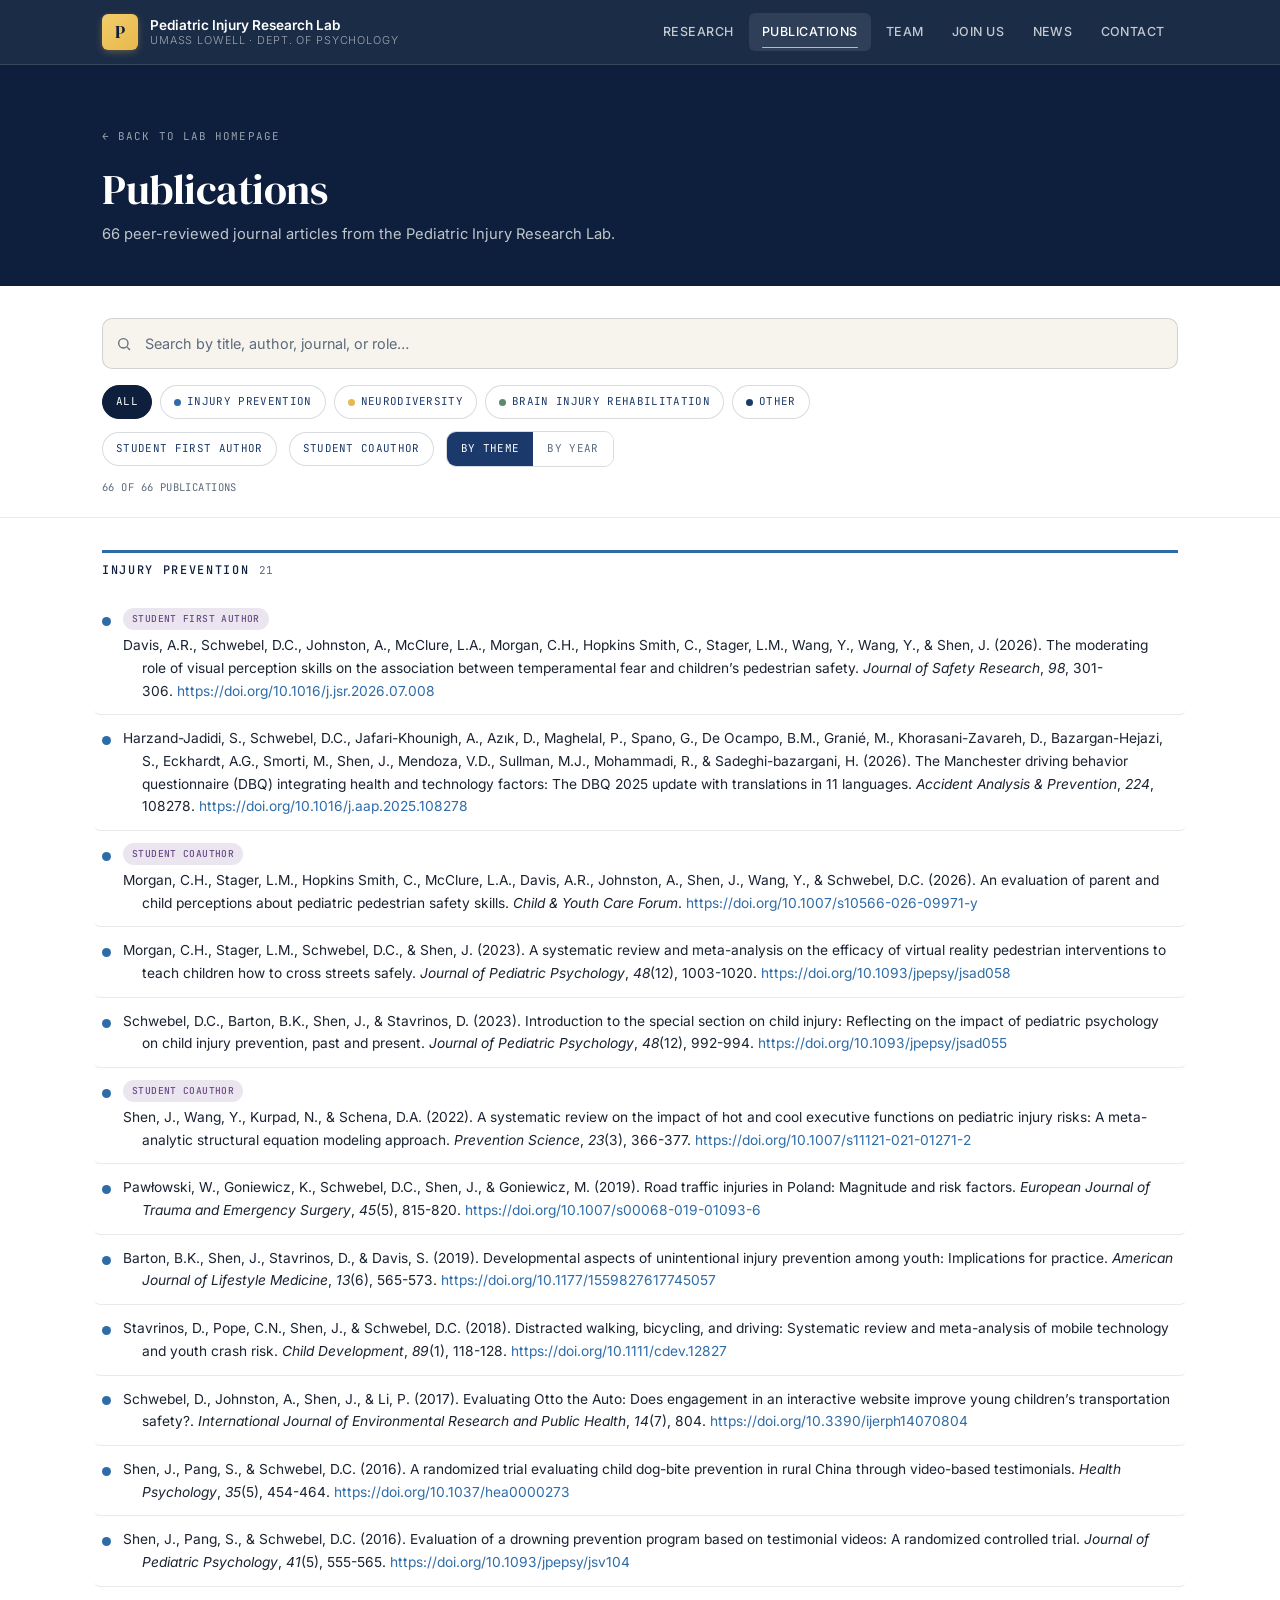
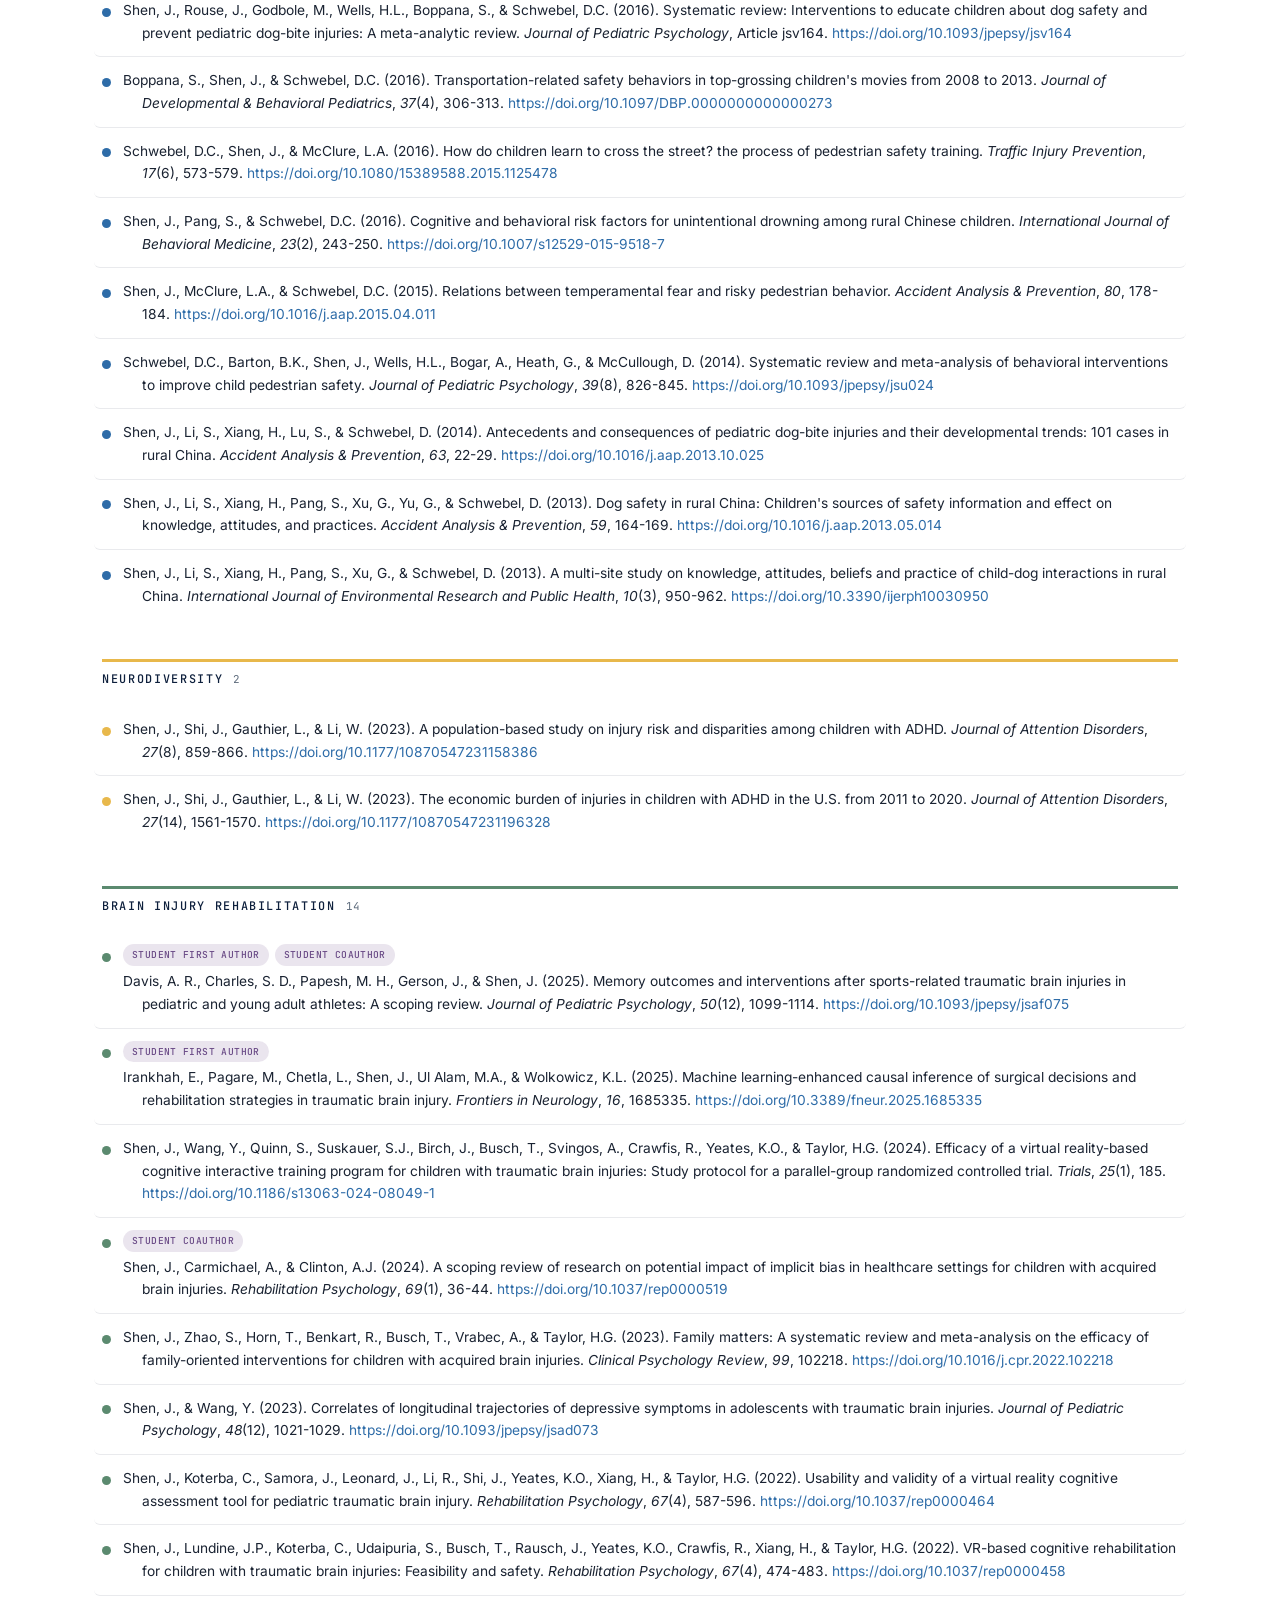
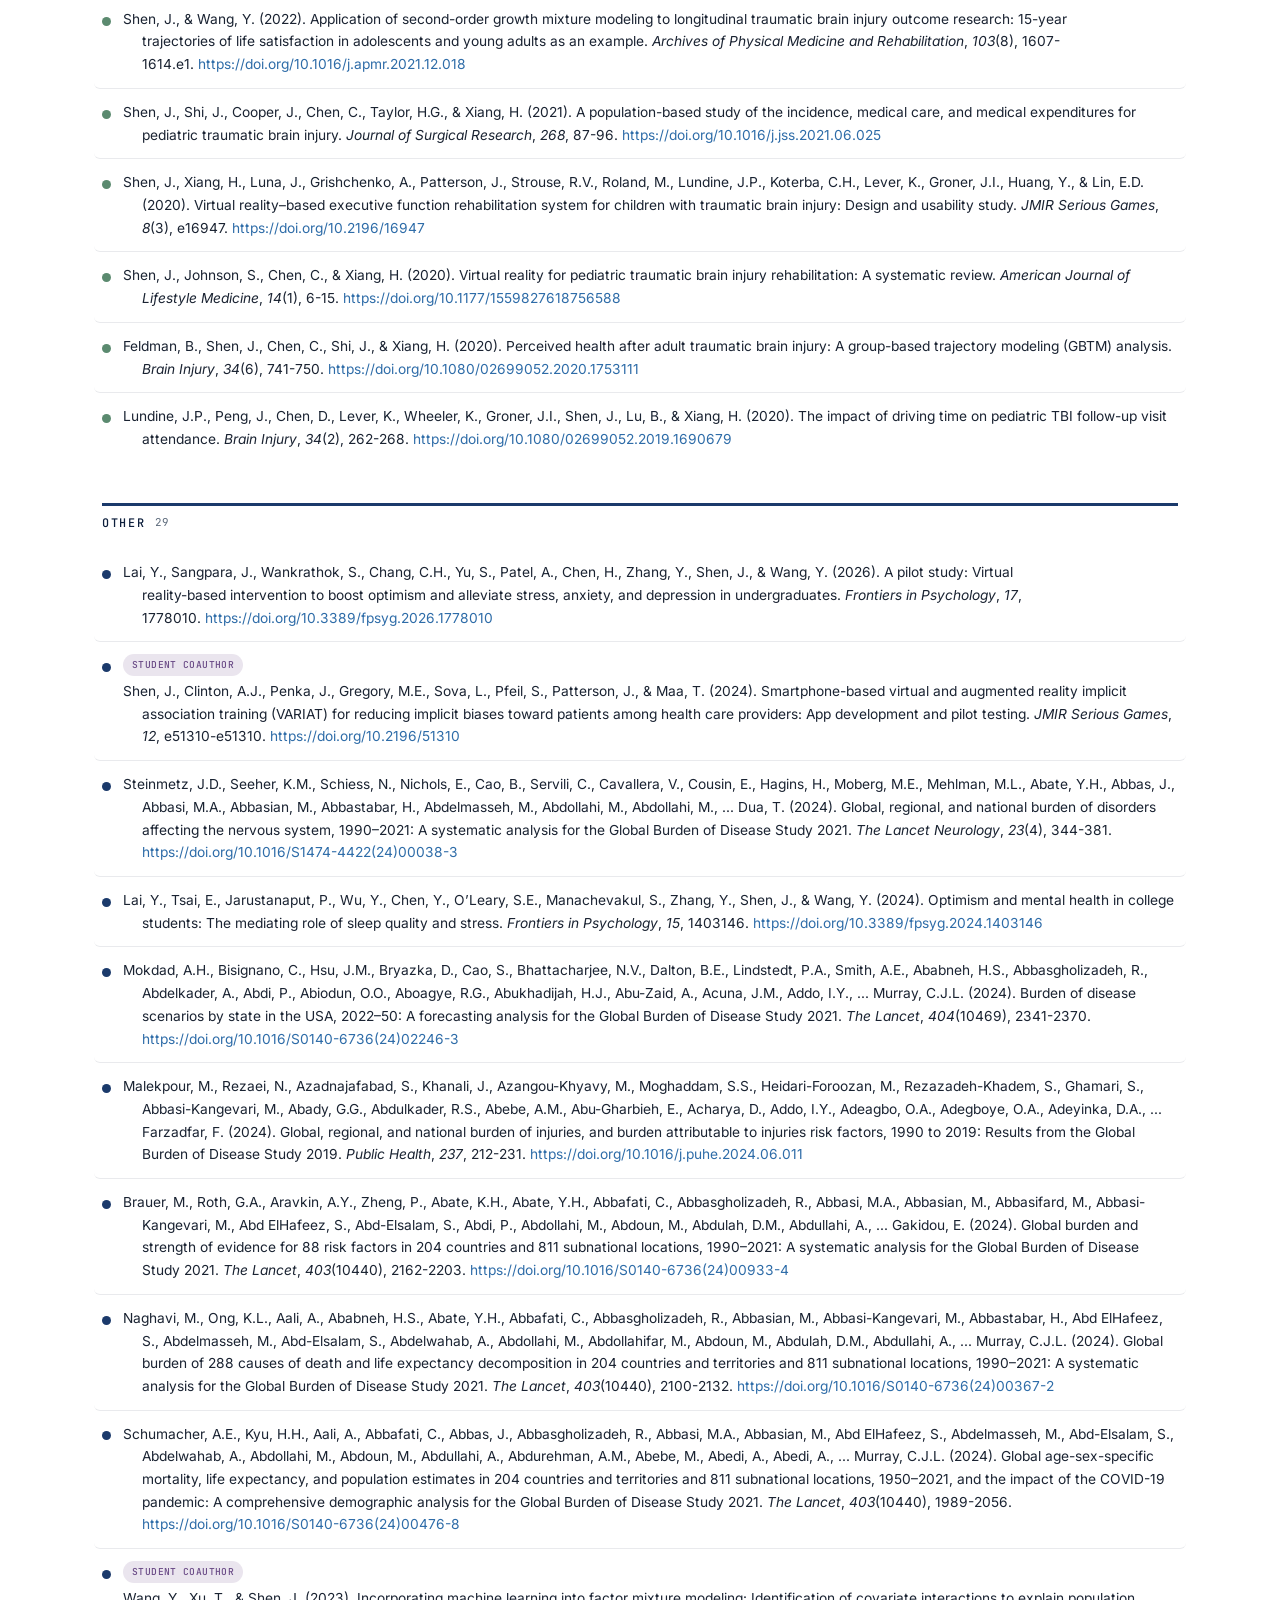
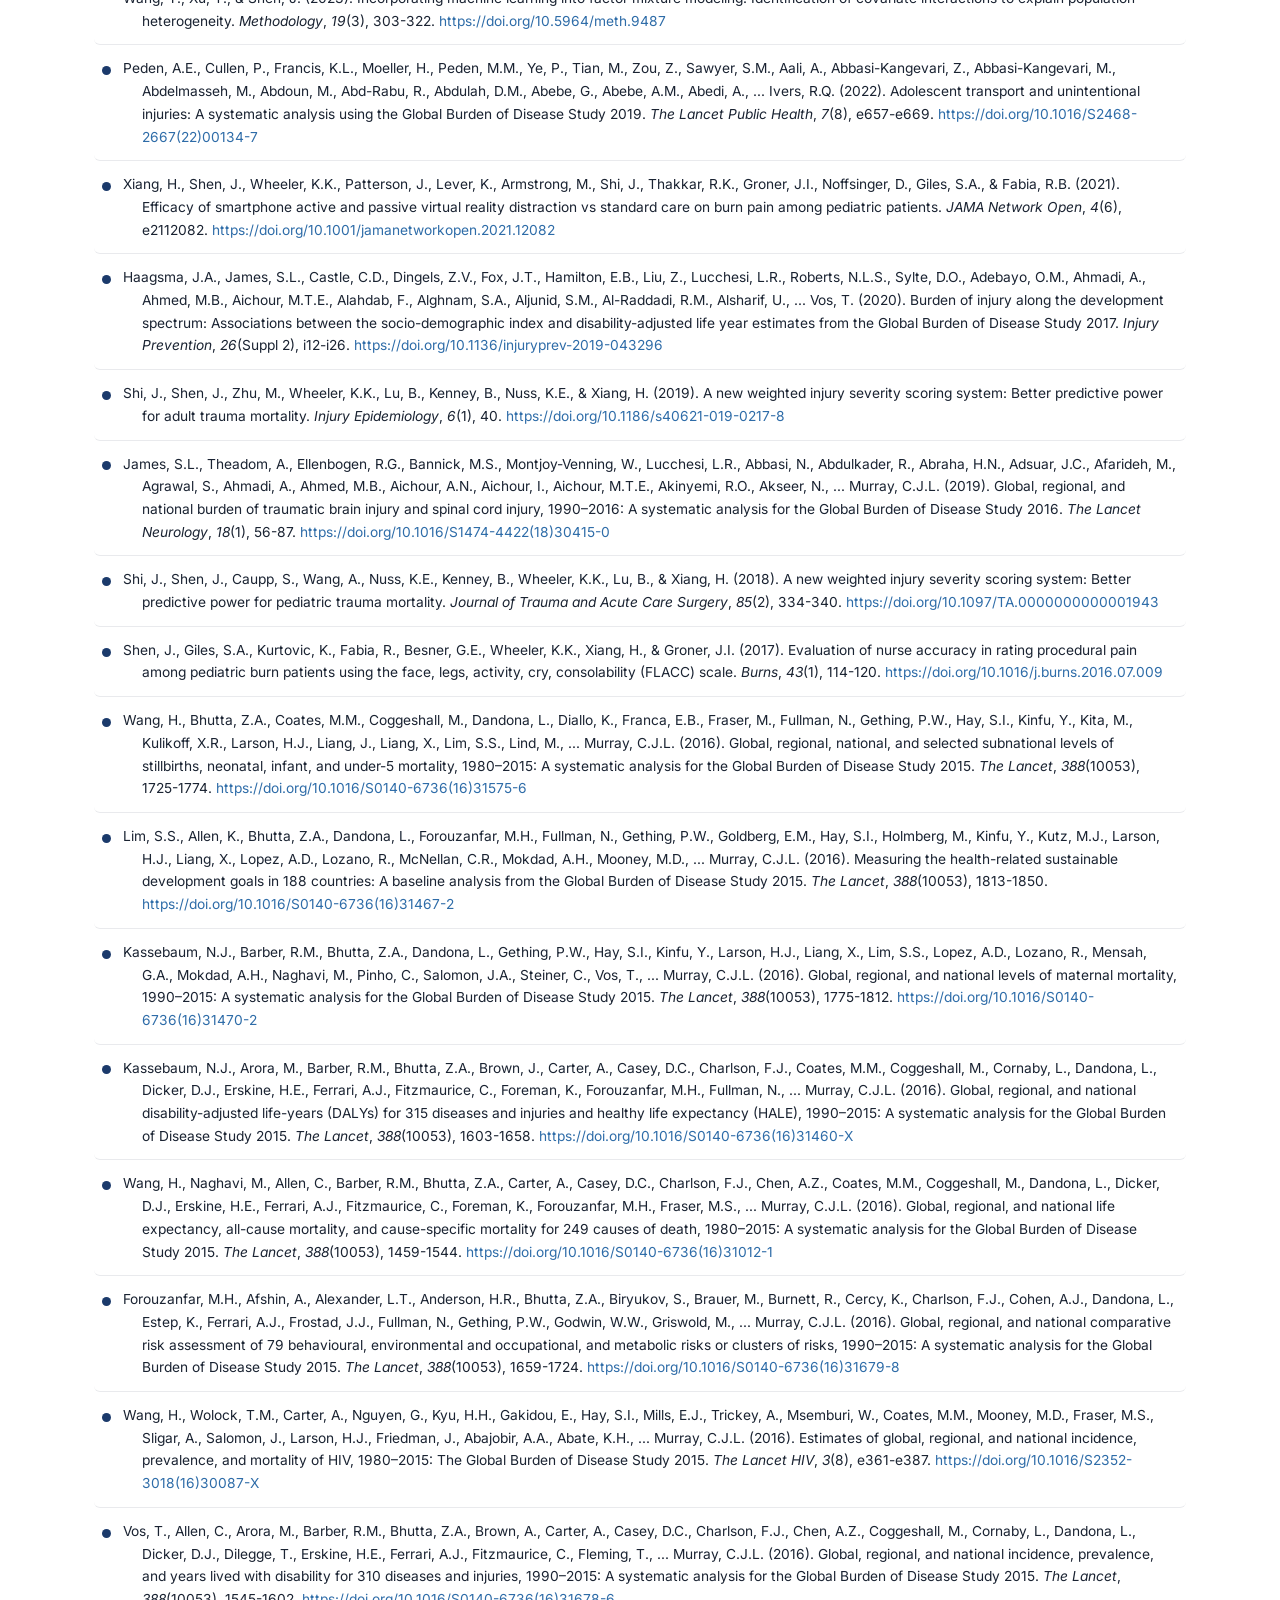
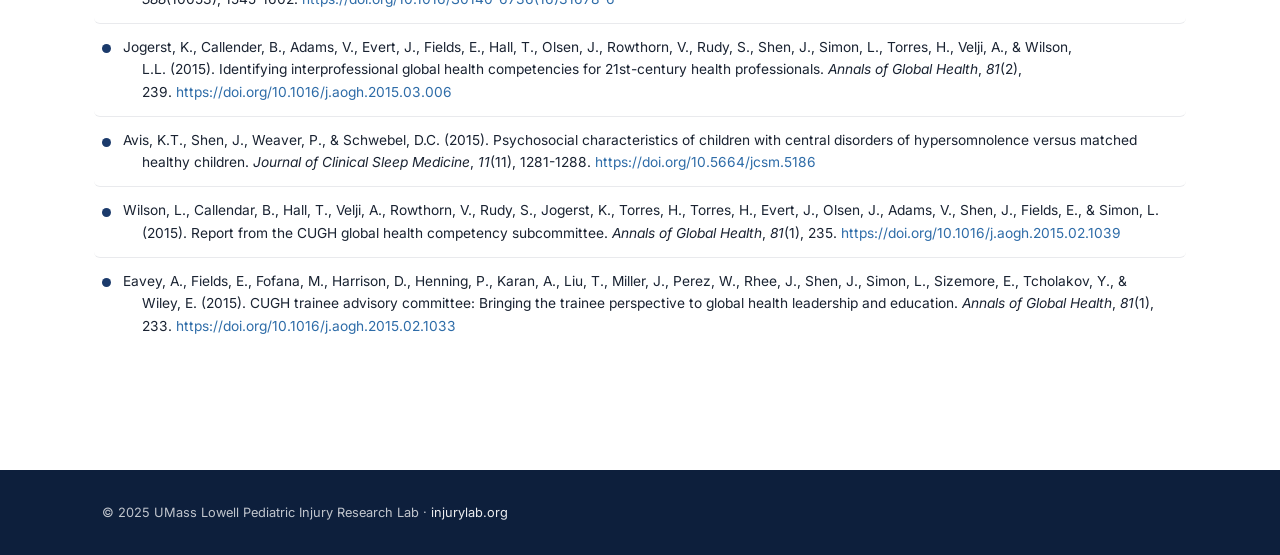
<file: publications.html>
<!DOCTYPE html>
<html lang="en">
<head>
<meta charset="UTF-8">
<meta name="viewport" content="width=device-width, initial-scale=1.0">
<meta name="theme-color" content="#0D1F3C">
<meta name="description" content="Full list of peer-reviewed publications from the UMass Lowell Pediatric Injury Research Lab, directed by Jiabin Shen, PhD.">
<link rel="canonical" href="https://www.injurylab.org/publications.html">
<title>Publications | Pediatric Injury Research Lab | Jiabin Shen, PhD</title>
<link rel="preconnect" href="https://fonts.googleapis.com">
<link href="https://fonts.googleapis.com/css2?family=DM+Serif+Display:ital@0;1&family=Inter:wght@300;400;500;600&family=JetBrains+Mono:wght@400;500&display=swap" rel="stylesheet">
<link rel="stylesheet" href="assets/site.css">
<style>
/* ==========================================================================
   publications.html — page-specific styles only.
   Tokens, reset, nav, page header, search field, filter chips, view toggle,
   grouped-list headers and the footer all come from assets/site.css.
   ========================================================================== */

/* Right-hand cluster of the control row: student toggles + view switcher. */
.control-group{display:flex;flex-wrap:wrap;align-items:center;gap:var(--s3)}

/* Theme accents for the grouped-list headers. */
.theme-group-head.prevention{border-top-color:var(--sky)}
.theme-group-head.neuro{border-top-color:var(--accent)}
.theme-group-head.tbi{border-top-color:var(--sage)}
.theme-group-head.other{border-top-color:var(--steel)}

/* ── PAPER ROW ───────────────────────────────────────────────────────────── */
.prow{
  display:flex;align-items:flex-start;gap:var(--s3);
  padding:var(--s3) var(--s2) var(--s3) var(--s2);
  margin-inline:calc(var(--s2) * -1);
  border-bottom:1px solid var(--hairline);border-radius:var(--r-sm);
  transition:background var(--dur-1) var(--ease);
}
.prow:last-child{border-bottom:none}
.prow:hover{background:var(--sand)}

.prow-dot{width:9px;height:9px;border-radius:50%;margin-top:.55rem;flex-shrink:0}
.prow-dot.prevention{background:var(--sky)}
.prow-dot.neuro{background:var(--accent)}
.prow-dot.tbi{background:var(--sage)}
.prow-dot.other{background:var(--steel)}

.prow-body{flex:1;min-width:0}
.prow-tags{display:flex;flex-wrap:wrap;align-items:center;gap:6px;margin-bottom:var(--s1)}
.prow-role{
  display:inline-block;font-family:var(--mn);font-size:.6rem;font-weight:500;
  letter-spacing:.04em;text-transform:uppercase;padding:3px 9px;border-radius:var(--r-pill);
  background:var(--student-bg);color:var(--student);
}
.prow-year{display:inline-block;font-family:var(--mn);font-size:.6rem;color:var(--mid);padding:2px 4px}

/* Hanging indent, the way a reference list is set. */
.prow-ref{font-size:.86rem;color:var(--ink);line-height:1.65;padding-left:1.35em;text-indent:-1.35em}
.prow-ref em{font-style:italic}
.prow-ref a{color:var(--sky);word-break:break-word;text-underline-offset:2px}
.prow-ref a:hover{text-decoration:underline}

@media(max-width:640px){
  .prow{gap:var(--s2)}
}
</style>
</head>
<body>

<a href="#main" class="skip">Skip to main content</a>

<nav role="navigation" aria-label="Main">
  <div class="ni">
    <a href="index.html" class="logo">
      <div class="mk" aria-hidden="true">P</div>
      <div class="wm">Pediatric Injury Research Lab<span>UMass Lowell · Dept. of Psychology</span></div>
    </a>
    <button class="hb" aria-label="Toggle menu" aria-expanded="false" onclick="this.setAttribute('aria-expanded',this.getAttribute('aria-expanded')==='true'?'false':'true');document.querySelector('.nl').classList.toggle('open')">
      <span></span><span></span><span></span>
    </button>
    <ul class="nl" role="list">
      <li><a href="index.html#research">Research</a></li>
      <li><a href="publications.html" class="active">Publications</a></li>
      <li><a href="index.html#team">Team</a></li>
      <li><a href="index.html#join">Join Us</a></li>
      <li><a href="index.html#news">News</a></li>
      <li><a href="index.html#contact">Contact</a></li>
    </ul>
  </div>
</nav>

<main id="main">

<div class="phead">
  <div class="con">
    <a href="index.html#publications" class="back">← Back to lab homepage</a>
    <h1>Publications</h1>
    <p id="phead-sub">Peer-reviewed journal articles from the Pediatric Injury Research Lab.</p>
  </div>
</div>

<div class="controls">
  <div class="con">
    <div class="search-wrap">
      <svg class="search-icon" viewBox="0 0 24 24" fill="none" stroke="currentColor" stroke-width="2"><circle cx="11" cy="11" r="7"/><path d="m21 21-4.3-4.3"/></svg>
      <input type="text" id="search" class="search" placeholder="Search by title, author, journal, or role…" aria-label="Search publications">
    </div>
    <div class="control-row">
      <div class="chips" id="theme-chips" role="group" aria-label="Filter by theme"></div>
      <div class="control-group">
        <button type="button" class="chip student" id="sfa-toggle" aria-pressed="false">Student First Author</button>
        <button type="button" class="chip student" id="sca-toggle" aria-pressed="false">Student Coauthor</button>
        <div class="view-toggle" role="group" aria-label="View mode">
          <button type="button" id="view-theme" class="active">By theme</button>
          <button type="button" id="view-year">By year</button>
        </div>
      </div>
    </div>
    <div class="result-count" id="result-count"></div>
  </div>
</div>

<div class="plist">
  <div class="con" id="pub-list"></div>
</div>

</main>

<footer class="pf">
  <div class="con">© 2025 UMass Lowell Pediatric Injury Research Lab · <a href="index.html">injurylab.org</a></div>
</footer>

<script src="data/publications-data.js"></script>
<script>
const THEME_META = {
  prevention: {label:'Injury Prevention', color:'var(--sky)'},
  neuro:      {label:'Neurodiversity',    color:'var(--accent)'},
  tbi:        {label:'Brain Injury Rehabilitation', color:'var(--sage)'},
  other:      {label:'Other',             color:'var(--steel)'}
};
const THEME_ORDER = ['prevention','neuro','tbi','other'];

const state = { search:'', theme:null, studentFirstAuthor:false, studentCoauthor:false, view:'theme' };
const allPapers = typeof papers !== 'undefined' ? papers : [];

function buildThemeChips(){
  const wrap = document.getElementById('theme-chips');
  const present = THEME_ORDER.filter(k => allPapers.some(p => p.theme === k));
  const allChip = document.createElement('button');
  allChip.type = 'button';
  allChip.className = 'chip active';
  allChip.textContent = 'All';
  allChip.dataset.theme = '';
  wrap.appendChild(allChip);
  present.forEach(key => {
    const btn = document.createElement('button');
    btn.type = 'button';
    btn.className = 'chip';
    btn.dataset.theme = key;
    btn.innerHTML = `<span class="dot" style="background:${THEME_META[key].color}"></span>${THEME_META[key].label}`;
    wrap.appendChild(btn);
  });
  wrap.addEventListener('click', e => {
    const btn = e.target.closest('.chip');
    if (!btn) return;
    const theme = btn.dataset.theme || null;
    state.theme = (state.theme === theme) ? null : theme;
    wrap.querySelectorAll('.chip').forEach(c => {
      const ct = c.dataset.theme || null;
      c.classList.toggle('active', ct === state.theme || (state.theme === null && ct === null));
    });
    render();
  });
}

function matchesSearch(p, q){
  if (!q) return true;
  const haystack = (p.apa + ' ' + p.role).toLowerCase();
  return haystack.includes(q);
}

function matchesStudentFilters(p){
  // both chips off means no student filtering at all; with either or both on,
  // a paper matches if it satisfies EITHER active chip (OR logic)
  if (!state.studentFirstAuthor && !state.studentCoauthor) return true;
  return (state.studentFirstAuthor && p.studentFirstAuthor) ||
         (state.studentCoauthor && p.studentCoauthor);
}

function filteredPapers(){
  const q = state.search.trim().toLowerCase();
  return allPapers.filter(p =>
    matchesSearch(p, q) &&
    (!state.theme || p.theme === state.theme) &&
    matchesStudentFilters(p)
  );
}

function studentTagsHTML(p){
  // the only visible tags. Both show when both are true; nothing shows when
  // neither is -- no fallback to role text, which is search-only.
  let out = '';
  if (p.studentFirstAuthor) out += '<span class="prow-role">Student First Author</span>';
  if (p.studentCoauthor) out += '<span class="prow-role">Student Coauthor</span>';
  return out;
}

function rowHTML(p){
  const theme = THEME_META[p.theme] ? p.theme : 'other';
  const tags = studentTagsHTML(p);
  return `
  <div class="prow">
    <span class="prow-dot ${theme}"></span>
    <div class="prow-body">
      ${tags ? `<div class="prow-tags">${tags}</div>` : ''}
      <p class="prow-ref">${p.apa}</p>
    </div>
  </div>`;
}

function renderByTheme(list){
  const container = document.getElementById('pub-list');
  const groups = THEME_ORDER.filter(k => list.some(p => p.theme === k));
  container.innerHTML = groups.map(key => {
    const items = list.filter(p => p.theme === key).sort((a,b) => b.year - a.year);
    return `
    <div class="theme-group">
      <div class="theme-group-head ${key}">
        <span class="theme-group-name">${THEME_META[key].label}</span>
        <span class="theme-group-count">${items.length}</span>
      </div>
      ${items.map(rowHTML).join('')}
    </div>`;
  }).join('');
}

function renderByYear(list){
  const container = document.getElementById('pub-list');
  const sorted = [...list].sort((a,b) => b.year - a.year);
  container.innerHTML = `<div class="theme-group">${sorted.map(rowHTML).join('')}</div>`;
}

function render(){
  const list = filteredPapers();
  const container = document.getElementById('pub-list');
  document.getElementById('result-count').textContent = `${list.length} of ${allPapers.length} publications`;
  if (!list.length) {
    container.innerHTML = '<div class="no-results">No publications match your filters.</div>';
    return;
  }
  if (state.view === 'year') renderByYear(list);
  else renderByTheme(list);
}

buildThemeChips();

document.getElementById('search').addEventListener('input', e => {
  state.search = e.target.value;
  render();
});

// the two student chips toggle independently of each other and of the theme
// chips, so any combination can be active at once
[['sfa-toggle', 'studentFirstAuthor'], ['sca-toggle', 'studentCoauthor']].forEach(([id, key]) => {
  document.getElementById(id).addEventListener('click', function(){
    state[key] = !state[key];
    this.classList.toggle('active', state[key]);
    this.setAttribute('aria-pressed', String(state[key]));
    render();
  });
});

document.getElementById('view-theme').addEventListener('click', function(){
  state.view = 'theme';
  this.classList.add('active');
  document.getElementById('view-year').classList.remove('active');
  render();
});
document.getElementById('view-year').addEventListener('click', function(){
  state.view = 'year';
  this.classList.add('active');
  document.getElementById('view-theme').classList.remove('active');
  render();
});

document.getElementById('phead-sub').textContent = `${allPapers.length} peer-reviewed journal articles from the Pediatric Injury Research Lab.`;

document.querySelectorAll('.nl a').forEach(function(a){
  a.addEventListener('click',function(){
    document.querySelector('.nl').classList.remove('open');
    document.querySelector('.hb').setAttribute('aria-expanded','false');
  });
});

render();
</script>
</body>
</html>
</file>
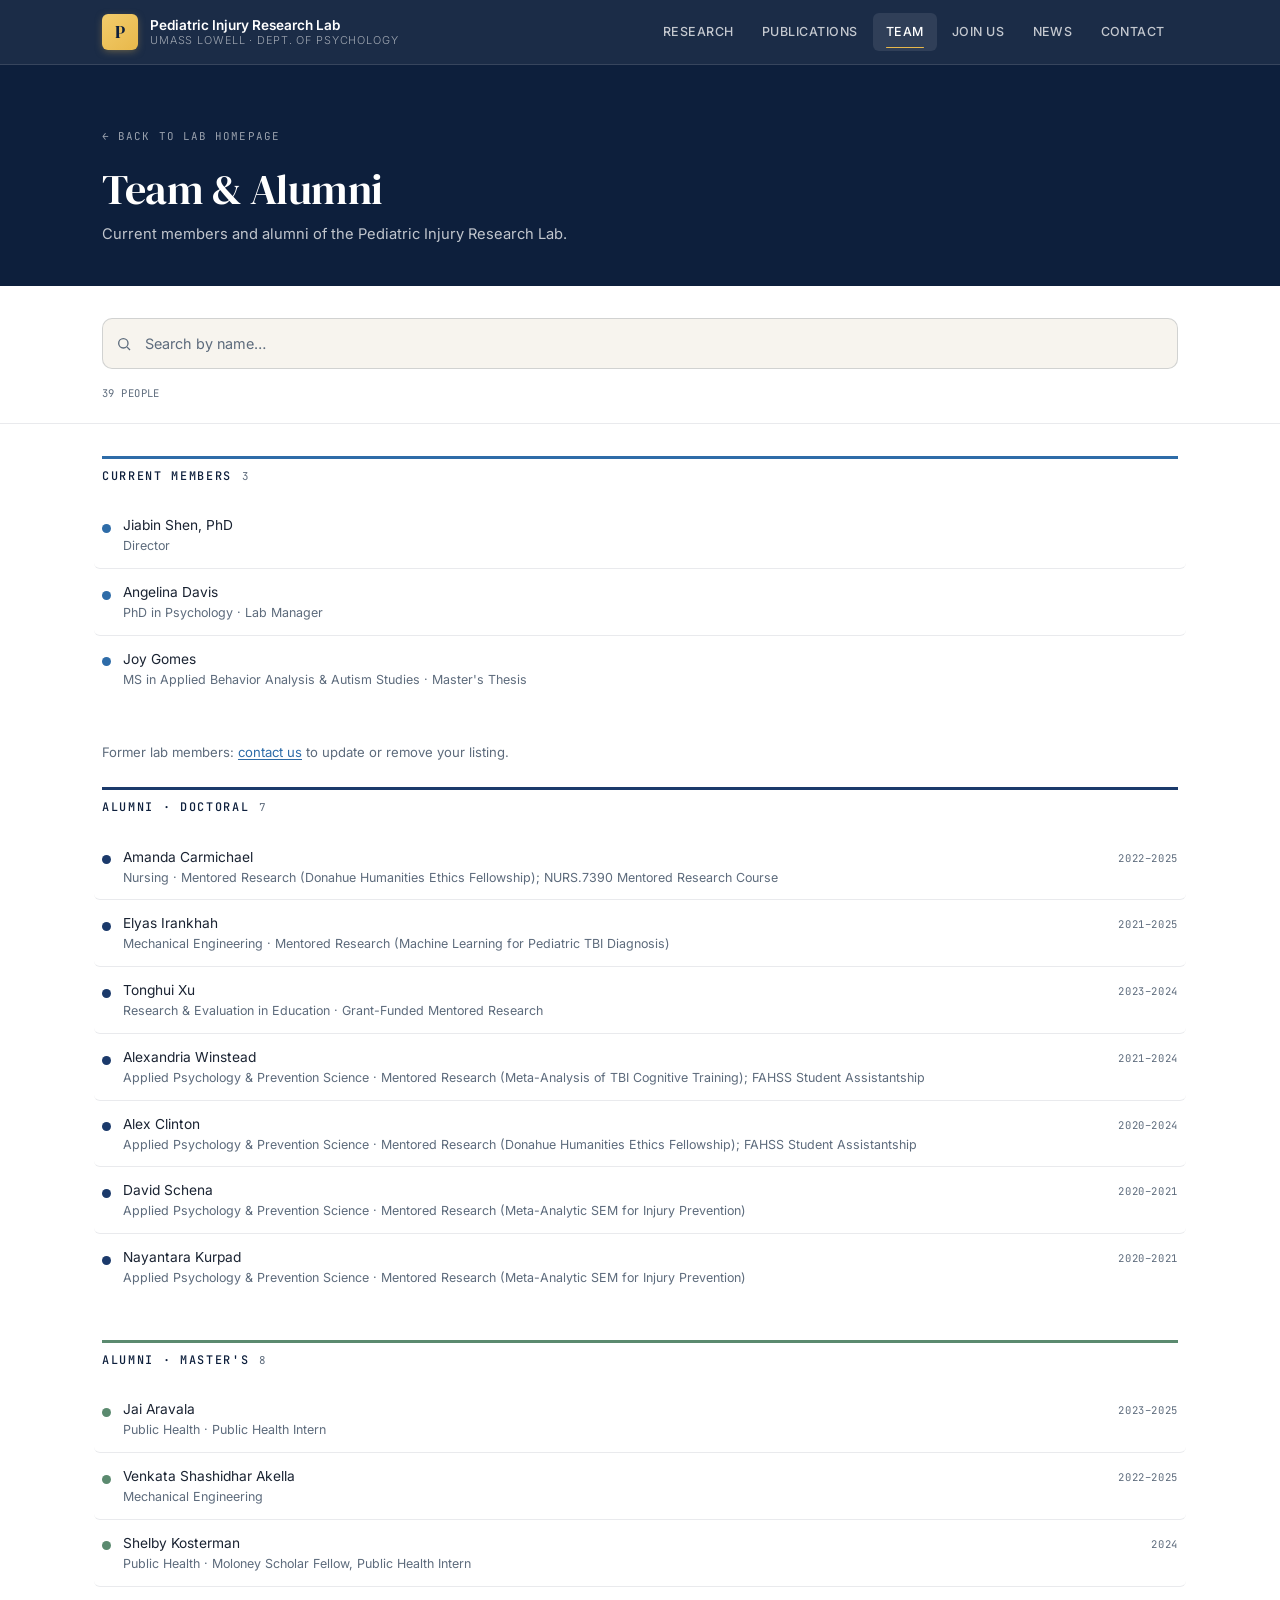
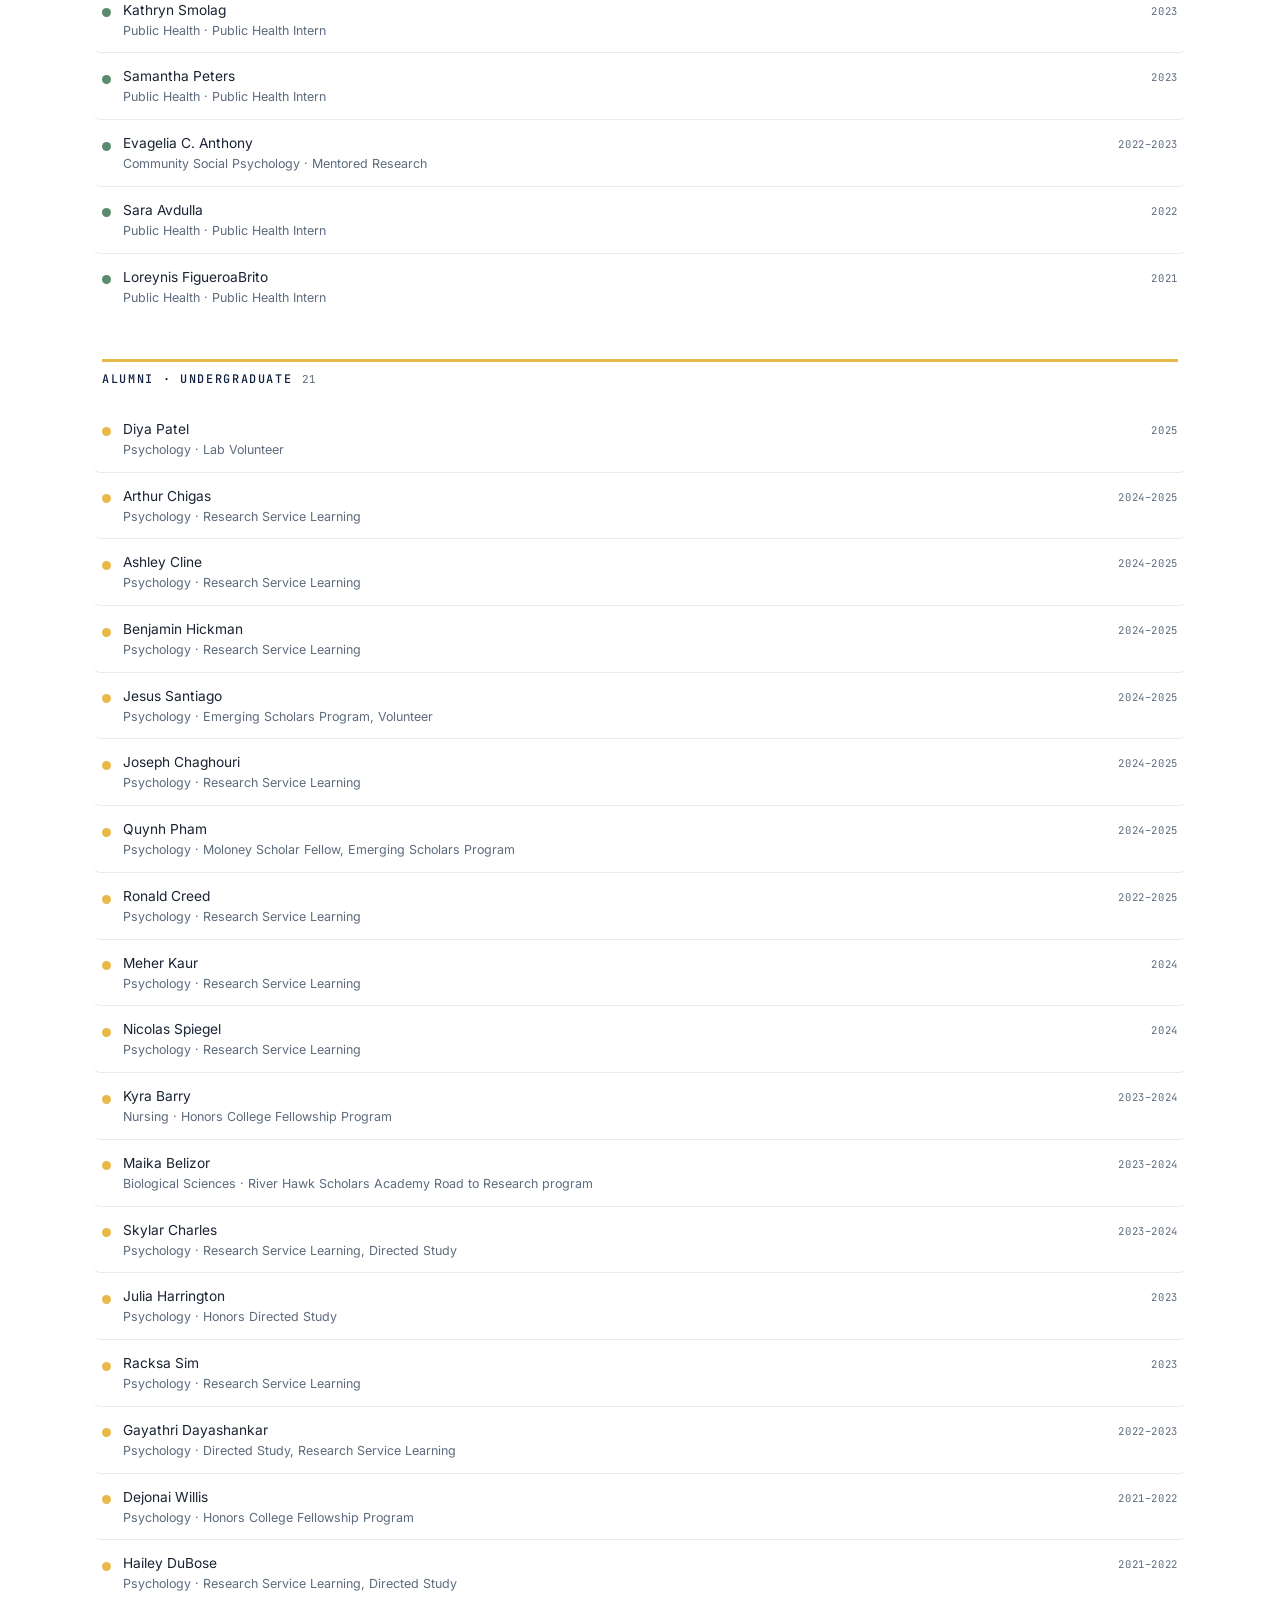
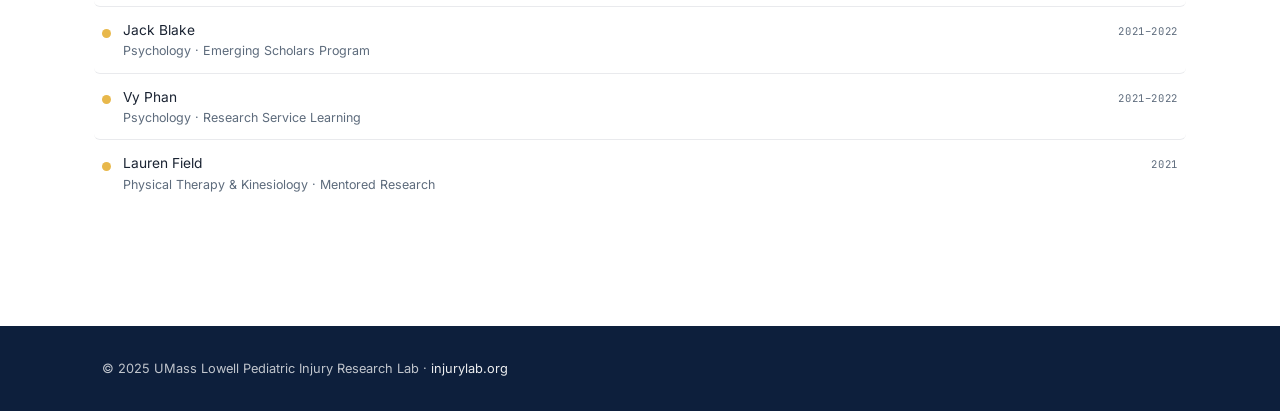
<file: team.html>
<!DOCTYPE html>
<html lang="en">
<head>
<meta charset="UTF-8">
<meta name="viewport" content="width=device-width, initial-scale=1.0">
<meta name="theme-color" content="#0D1F3C">
<meta name="description" content="Current members and alumni of the UMass Lowell Pediatric Injury Research Lab, directed by Jiabin Shen, PhD.">
<link rel="canonical" href="https://www.injurylab.org/team.html">
<title>Team &amp; Alumni | Pediatric Injury Research Lab | Jiabin Shen, PhD</title>
<link rel="preconnect" href="https://fonts.googleapis.com">
<link href="https://fonts.googleapis.com/css2?family=DM+Serif+Display:ital@0;1&family=Inter:wght@300;400;500;600&family=JetBrains+Mono:wght@400;500&display=swap" rel="stylesheet">
<link rel="stylesheet" href="assets/site.css">
<style>
/* ==========================================================================
   team.html — page-specific styles only.
   Tokens, reset, nav, page header, search field, grouped-list headers and the
   footer all come from assets/site.css.
   ========================================================================== */

/* Group accents: current members, then the three alumni degree levels. */
.theme-group-head.current{border-top-color:var(--sky)}
.theme-group-head.doctoral{border-top-color:var(--steel)}
.theme-group-head.masters{border-top-color:var(--sage)}
.theme-group-head.undergrad{border-top-color:var(--accent)}

/* ── PERSON ROW ──────────────────────────────────────────────────────────── */
.trow{
  display:flex;align-items:flex-start;gap:var(--s3);
  padding:var(--s3) var(--s2);
  margin-inline:calc(var(--s2) * -1);
  border-bottom:1px solid var(--hairline);border-radius:var(--r-sm);
  transition:background var(--dur-1) var(--ease);
}
.trow:last-child{border-bottom:none}
.trow:hover{background:var(--sand)}

.trow-dot{width:9px;height:9px;border-radius:50%;margin-top:.6rem;flex-shrink:0}
.trow-dot.current{background:var(--sky)}
.trow-dot.doctoral{background:var(--steel)}
.trow-dot.masters{background:var(--sage)}
.trow-dot.undergrad{background:var(--accent)}

.trow-body{flex:1;min-width:0}
/* Name left, years right — the same treatment a News item's date gets. */
.trow-line1{display:flex;align-items:baseline;justify-content:space-between;gap:var(--s4)}
.trow-name{font-size:.86rem;color:var(--ink);line-height:1.6}
.trow-years{
  font-family:var(--mn);font-size:.66rem;color:var(--mid);
  letter-spacing:.06em;white-space:nowrap;flex-shrink:0;
}
.trow-sub{font-size:.78rem;color:var(--mid);line-height:1.5;margin-top:1px}

.alum-note{font-size:.82rem;color:var(--mid);line-height:1.65;margin-bottom:var(--s6);max-width:78ch}
.alum-note a{color:var(--sky);text-decoration:underline;text-underline-offset:2px}
.alum-note a:hover{color:var(--navy)}

@media(max-width:640px){
  .trow{gap:var(--s2)}
  /* Years wrap under the name instead of squeezing it on a narrow screen. */
  .trow-line1{flex-wrap:wrap;gap:0 var(--s3)}
}
</style>
</head>
<body>

<a href="#main" class="skip">Skip to main content</a>

<nav role="navigation" aria-label="Main">
  <div class="ni">
    <a href="index.html" class="logo">
      <div class="mk" aria-hidden="true">P</div>
      <div class="wm">Pediatric Injury Research Lab<span>UMass Lowell · Dept. of Psychology</span></div>
    </a>
    <button class="hb" aria-label="Toggle menu" aria-expanded="false" onclick="this.setAttribute('aria-expanded',this.getAttribute('aria-expanded')==='true'?'false':'true');document.querySelector('.nl').classList.toggle('open')">
      <span></span><span></span><span></span>
    </button>
    <ul class="nl" role="list">
      <li><a href="index.html#research">Research</a></li>
      <li><a href="publications.html">Publications</a></li>
      <li><a href="team.html" class="active">Team</a></li>
      <li><a href="index.html#join">Join Us</a></li>
      <li><a href="index.html#news">News</a></li>
      <li><a href="index.html#contact">Contact</a></li>
    </ul>
  </div>
</nav>

<main id="main">

<div class="phead">
  <div class="con">
    <a href="index.html#team" class="back">← Back to lab homepage</a>
    <h1>Team &amp; Alumni</h1>
    <p id="phead-sub">Current members and alumni of the Pediatric Injury Research Lab.</p>
  </div>
</div>

<div class="controls">
  <div class="con">
    <div class="search-wrap">
      <svg class="search-icon" viewBox="0 0 24 24" fill="none" stroke="currentColor" stroke-width="2"><circle cx="11" cy="11" r="7"/><path d="m21 21-4.3-4.3"/></svg>
      <input type="text" id="search" class="search" placeholder="Search by name…" aria-label="Search team and alumni">
    </div>
    <div class="result-count" id="result-count"></div>
  </div>
</div>

<div class="plist">
  <div class="con" id="team-list"></div>
</div>

</main>

<footer class="pf">
  <div class="con">© 2025 UMass Lowell Pediatric Injury Research Lab · <a href="index.html">injurylab.org</a></div>
</footer>

<!-- ──────────────────────────────────────────────────────────────
     TEAM & ALUMNI DIRECTORY DATA
     Source of truth: data/PIRL-Team-Database.xlsx (Team Members tab).
     This is a plain-text listing only: no bios, photos, or focus
     areas here (those live in index.html's ITG_DATA for the subset
     of people who get homepage cards). Section groups people into
     "current" vs "alumni"; alumni are further split into Doctoral /
     Master's / Undergraduate on this page using the spreadsheet's
     "Degree Level" column (grouping only, never displayed directly —
     the "Department / Program" column is what's shown).

     Sorting is NOT the same within every group. Current Members sort
     by "order" ascending — a manual, PI-first sequence the owner sets
     directly in the spreadsheet, not date-based, so don't try to
     auto-sort it. Alumni ignore "order" entirely and instead sort
     chronologically by parsing "years" (see TDIRyearRange/TDIRalumniSort
     below): most recent end year first, then most recent start year as
     a tiebreak, then name alphabetically as a final tiebreak. This
     makes a newly added alumni row slot into the right chronological
     position automatically with no manual renumbering. An open-ended
     range (e.g. "2024–", no end year) sorts as if it were still
     ongoing — but treat that as a data smell, not a normal case: an
     "ongoing" person filed under Alumni likely belongs in Current
     Members instead, so flag it back to the owner during a sync rather
     than silently accepting it (this happened with Jesus Santiago and
     Diya Patel in an earlier draft of the spreadsheet; both were
     corrected to closed ranges before this version).

     "role" here is the STUDENT's own activity (Research Service
     Learning, Mentored Research, etc.), never Dr. Shen's mentoring
     relationship to them (no "co-mentor," "committee chair," etc.) —
     that distinction lives in the spreadsheet's Read Me tab and must
     be preserved on every sync.

     Alumni list includes only CV-documented direct mentoring roles
     (Research Service Learning, Directed Study, Emerging Scholars,
     Honors/Fellowship programs, Mentored Research, Thesis/Dissertation
     Chair, etc.). Committee-only relationships (QP/dissertation
     committee where Dr. Shen was not the primary mentor) are excluded.
     Source: Shen CV, Student Mentoring section.
     ────────────────────────────────────────────────────────────── -->
<script>
const TDIR_DATA = [
  {sec:"current", order:1, name:"Jiabin Shen, PhD", role:"Director", degree:"", dept:"", years:""},
  {sec:"current", order:2, name:"Angelina Davis", role:"PhD in Psychology · Lab Manager", degree:"", dept:"", years:""},
  {sec:"current", order:3, name:"Joy Gomes", role:"MS in Applied Behavior Analysis & Autism Studies · Master's Thesis", degree:"", dept:"", years:""},
  {sec:"alumni", order:8, name:"Jai Aravala", role:"Public Health Intern", degree:"Master's", dept:"Public Health", years:"2023–2025"},
  {sec:"alumni", order:3, name:"Tonghui Xu", role:"Grant-Funded Mentored Research", degree:"Doctoral", dept:"Research & Evaluation in Education", years:"2023–2024"},
  {sec:"alumni", order:28, name:"Skylar Charles", role:"Research Service Learning, Directed Study", degree:"Undergraduate", dept:"Psychology", years:"2023–2024"},
  {sec:"alumni", order:4, name:"Alexandria Winstead", role:"Mentored Research (Meta-Analysis of TBI Cognitive Training); FAHSS Student Assistantship", degree:"Doctoral", dept:"Applied Psychology & Prevention Science", years:"2021–2024"},
  {sec:"alumni", order:5, name:"Alex Clinton", role:"Mentored Research (Donahue Humanities Ethics Fellowship); FAHSS Student Assistantship", degree:"Doctoral", dept:"Applied Psychology & Prevention Science", years:"2020–2024"},
  {sec:"alumni", order:7, name:"Nayantara Kurpad", role:"Mentored Research (Meta-Analytic SEM for Injury Prevention)", degree:"Doctoral", dept:"Applied Psychology & Prevention Science", years:"2020–2021"},
  {sec:"alumni", order:6, name:"David Schena", role:"Mentored Research (Meta-Analytic SEM for Injury Prevention)", degree:"Doctoral", dept:"Applied Psychology & Prevention Science", years:"2020–2021"},
  {sec:"alumni", order:2, name:"Elyas Irankhah", role:"Mentored Research (Machine Learning for Pediatric TBI Diagnosis)", degree:"Doctoral", dept:"Mechanical Engineering", years:"2021–2025"},
  {sec:"alumni", order:1, name:"Amanda Carmichael", role:"Mentored Research (Donahue Humanities Ethics Fellowship); NURS.7390 Mentored Research Course", degree:"Doctoral", dept:"Nursing", years:"2022–2025"},
  {sec:"alumni", order:13, name:"Evagelia C. Anthony", role:"Mentored Research", degree:"Master's", dept:"Community Social Psychology", years:"2022–2023"},
  {sec:"alumni", order:10, name:"Shelby Kosterman", role:"Moloney Scholar Fellow, Public Health Intern", degree:"Master's", dept:"Public Health", years:"2024"},
  {sec:"alumni", order:12, name:"Samantha Peters", role:"Public Health Intern", degree:"Master's", dept:"Public Health", years:"2023"},
  {sec:"alumni", order:11, name:"Kathryn Smolag", role:"Public Health Intern", degree:"Master's", dept:"Public Health", years:"2023"},
  {sec:"alumni", order:14, name:"Sara Avdulla", role:"Public Health Intern", degree:"Master's", dept:"Public Health", years:"2022"},
  {sec:"alumni", order:15, name:"Loreynis FigueroaBrito", role:"Public Health Intern", degree:"Master's", dept:"Public Health", years:"2021"},
  {sec:"alumni", order:9, name:"Venkata Shashidhar Akella", role:"", degree:"Master's", dept:"Mechanical Engineering", years:"2022–2025"},
  {sec:"alumni", order:20, name:"Jesus Santiago", role:"Emerging Scholars Program, Volunteer", degree:"Undergraduate", dept:"Psychology", years:"2024–2025"},
  {sec:"alumni", order:16, name:"Diya Patel", role:"Lab Volunteer", degree:"Undergraduate", dept:"Psychology", years:"2025"},
  {sec:"alumni", order:25, name:"Nicolas Spiegel", role:"Research Service Learning", degree:"Undergraduate", dept:"Psychology", years:"2024"},
  {sec:"alumni", order:22, name:"Quynh Pham", role:"Moloney Scholar Fellow, Emerging Scholars Program", degree:"Undergraduate", dept:"Psychology", years:"2024–2025"},
  {sec:"alumni", order:19, name:"Benjamin Hickman", role:"Research Service Learning", degree:"Undergraduate", dept:"Psychology", years:"2024–2025"},
  {sec:"alumni", order:18, name:"Ashley Cline", role:"Research Service Learning", degree:"Undergraduate", dept:"Psychology", years:"2024–2025"},
  {sec:"alumni", order:17, name:"Arthur Chigas", role:"Research Service Learning", degree:"Undergraduate", dept:"Psychology", years:"2024–2025"},
  {sec:"alumni", order:21, name:"Joseph Chaghouri", role:"Research Service Learning", degree:"Undergraduate", dept:"Psychology", years:"2024–2025"},
  {sec:"alumni", order:24, name:"Meher Kaur", role:"Research Service Learning", degree:"Undergraduate", dept:"Psychology", years:"2024"},
  {sec:"alumni", order:29, name:"Julia Harrington", role:"Honors Directed Study", degree:"Undergraduate", dept:"Psychology", years:"2023"},
  {sec:"alumni", order:30, name:"Racksa Sim", role:"Research Service Learning", degree:"Undergraduate", dept:"Psychology", years:"2023"},
  {sec:"alumni", order:23, name:"Ronald Creed", role:"Research Service Learning", degree:"Undergraduate", dept:"Psychology", years:"2022–2025"},
  {sec:"alumni", order:31, name:"Gayathri Dayashankar", role:"Directed Study, Research Service Learning", degree:"Undergraduate", dept:"Psychology", years:"2022–2023"},
  {sec:"alumni", order:34, name:"Jack Blake", role:"Emerging Scholars Program", degree:"Undergraduate", dept:"Psychology", years:"2021–2022"},
  {sec:"alumni", order:33, name:"Hailey DuBose", role:"Research Service Learning, Directed Study", degree:"Undergraduate", dept:"Psychology", years:"2021–2022"},
  {sec:"alumni", order:35, name:"Vy Phan", role:"Research Service Learning", degree:"Undergraduate", dept:"Psychology", years:"2021–2022"},
  {sec:"alumni", order:32, name:"Dejonai Willis", role:"Honors College Fellowship Program", degree:"Undergraduate", dept:"Psychology", years:"2021–2022"},
  {sec:"alumni", order:36, name:"Lauren Field", role:"Mentored Research", degree:"Undergraduate", dept:"Physical Therapy & Kinesiology", years:"2021"},
  {sec:"alumni", order:26, name:"Kyra Barry", role:"Honors College Fellowship Program", degree:"Undergraduate", dept:"Nursing", years:"2023–2024"},
  {sec:"alumni", order:27, name:"Maika Belizor", role:"River Hawk Scholars Academy Road to Research program", degree:"Undergraduate", dept:"Biological Sciences", years:"2023–2024"}
];

function TDIRyearRange(years){
  if (!years) return {start:0, end:0};
  const parts = years.split(/[–-]/);
  const start = parseInt(parts[0], 10) || 0;
  const end = parts.length === 1 ? start : (parts[1] ? (parseInt(parts[1], 10) || start) : 9999);
  return {start, end};
}

function TDIRalumniSort(a, b){
  const ra = TDIRyearRange(a.years), rb = TDIRyearRange(b.years);
  if (rb.end !== ra.end) return rb.end - ra.end;
  if (rb.start !== ra.start) return rb.start - ra.start;
  return a.name.localeCompare(b.name);
}

const TDIR_GROUPS = [
  {key:"current", label:"Current Members", test: p => p.sec === "current", sort: (a,b) => a.order - b.order},
  {key:"doctoral", label:"Alumni · Doctoral", test: p => p.sec === "alumni" && p.degree === "Doctoral", sort: TDIRalumniSort},
  {key:"masters", label:"Alumni · Master's", test: p => p.sec === "alumni" && p.degree === "Master's", sort: TDIRalumniSort},
  {key:"undergrad", label:"Alumni · Undergraduate", test: p => p.sec === "alumni" && p.degree === "Undergraduate", sort: TDIRalumniSort}
];

function TDIRrow(p, groupKey){
  if (p.sec === "current") {
    return `
    <div class="trow">
      <span class="trow-dot ${groupKey}"></span>
      <div class="trow-body">
        <div class="trow-name">${p.name}</div>
        <div class="trow-sub">${p.role}</div>
      </div>
    </div>`;
  }
  const line2 = p.role ? `${p.dept} · ${p.role}` : p.dept;
  return `
  <div class="trow">
    <span class="trow-dot ${groupKey}"></span>
    <div class="trow-body">
      <div class="trow-line1">
        <span class="trow-name">${p.name}</span>
        <span class="trow-years">${p.years}</span>
      </div>
      <div class="trow-sub">${line2}</div>
    </div>
  </div>`;
}

function TDIRrender(query){
  const q = (query || "").trim().toLowerCase();
  const container = document.getElementById("team-list");
  const matches = TDIR_DATA.filter(p => !q || p.name.toLowerCase().includes(q));

  document.getElementById("result-count").textContent = q
    ? `${matches.length} of ${TDIR_DATA.length} people`
    : `${TDIR_DATA.length} people`;

  if (!matches.length) {
    container.innerHTML = '<div class="no-results">No one matches that search.</div>';
    return;
  }

  container.innerHTML = TDIR_GROUPS.map(g => {
    const items = matches.filter(g.test).sort(g.sort);
    if (!items.length) return "";
    const note = g.key === "doctoral"
      ? '<p class="alum-note">Former lab members: <a href="index.html#contact">contact us</a> to update or remove your listing.</p>'
      : "";
    return `
    ${note}
    <div class="theme-group">
      <div class="theme-group-head ${g.key}">
        <span class="theme-group-name">${g.label}</span>
        <span class="theme-group-count">${items.length}</span>
      </div>
      ${items.map(p => TDIRrow(p, g.key)).join("")}
    </div>`;
  }).join("");
}

document.getElementById("search").addEventListener("input", e => TDIRrender(e.target.value));

document.querySelectorAll('.nl a').forEach(function(a){
  a.addEventListener('click',function(){
    document.querySelector('.nl').classList.remove('open');
    document.querySelector('.hb').setAttribute('aria-expanded','false');
  });
});

TDIRrender("");
</script>
</body>
</html>
</file>
<file: assets/site.css>
/* ==========================================================================
   PIRL — shared site foundation
   --------------------------------------------------------------------------
   Loaded by index.html, publications.html and team.html.

   Previously the design tokens, the reset, the nav and the sub-page shell
   (page header, search field, filter chips, footer) were copy-pasted into all
   three pages' inline <style> blocks. A nav tweak meant three identical edits
   and they had already drifted apart. Everything genuinely shared now lives
   here; anything used by exactly one page stays inline in that page.

   Section order matters — several page-level overrides rely on being able to
   win a specificity tie by coming later, so keep this file loaded FIRST.
   ========================================================================== */


/* ── 1. DESIGN TOKENS ────────────────────────────────────────────────────── */
:root {
  /* Brand palette — unchanged hues, these are the canonical values. */
  --navy:#0D1F3C;
  --steel:#1B3A6B;
  --sky:#2E6CA8;
  --accent:#E8B84B;
  --sage:#5B8A6F;
  --sand:#F7F4EE;
  --white:#fff;
  --ink:#1A2332;

  /* Text-safe variants of the decorative brand colors.
     --accent and --sage are tuned to look right as fills, borders and dots;
     as *text on a light background* they land around 3:1, which fails WCAG AA.
     Use the -ink variants any time the color carries words. */
  --accent-ink:#8F6A1B;
  --sage-ink:#456B54;

  /* Muted body text. Nudged darker than the original #6E7B8B, which measured
     4.33:1 on white and 3.92:1 on --sand (both below the 4.5:1 AA floor) and
     is used for a lot of real running copy. This sits at 5.4 / 4.9. */
  --mid:#5D6B7C;

  /* Text on the navy/steel surfaces. Three fixed steps instead of a dozen
     ad-hoc rgba() alphas, all of which clear AA against --navy. */
  --on-dark-1:rgba(255,255,255,.92);   /* body copy */
  --on-dark-2:rgba(255,255,255,.74);   /* secondary */
  --on-dark-3:rgba(255,255,255,.58);   /* meta / eyebrow */
  --hairline-dark:rgba(255,255,255,.12);
  --surface-dark:rgba(255,255,255,.06);

  /* Hairlines on light surfaces. */
  --hairline:rgba(13,31,60,.09);
  --hairline-strong:rgba(13,31,60,.16);

  /* Student authorship tags: purple, deliberately outside the sky/accent/sage
     theme palette so the tag reads as its own signal rather than a theme color. */
  --student:#6B4C87;
  --student-bg:rgba(107,76,135,.14);

  /* Type */
  --dp:'DM Serif Display',Georgia,'Times New Roman',serif;
  --bd:'Inter',system-ui,-apple-system,'Segoe UI',sans-serif;
  --mn:'JetBrains Mono',ui-monospace,SFMono-Regular,Menlo,monospace;

  /* Spacing scale — 4px base. Use these rather than fresh magic numbers so
     vertical rhythm stays consistent between sections. */
  --s1:.25rem;  --s2:.5rem;   --s3:.75rem;  --s4:1rem;
  --s5:1.25rem; --s6:1.5rem;  --s7:1.75rem; --s8:2rem;
  --s10:2.5rem; --s12:3rem;   --s14:3.5rem; --s16:4rem;
  --s20:5rem;   --s24:6rem;

  /* Radii */
  --r-sm:6px; --r-md:10px; --r-lg:14px; --r-pill:999px;

  /* Elevation — a single ramp, tinted navy rather than neutral black so
     shadows sit in the same color family as the rest of the page. */
  --sh-1:0 1px 2px rgba(13,31,60,.05), 0 1px 3px rgba(13,31,60,.05);
  --sh-2:0 2px 6px rgba(13,31,60,.06), 0 6px 16px -6px rgba(13,31,60,.10);
  --sh-3:0 4px 10px rgba(13,31,60,.06), 0 18px 38px -12px rgba(13,31,60,.20);
  --sh-glow-accent:0 10px 26px -8px rgba(232,184,75,.55);

  /* Motion — two durations and one easing curve, used everywhere. */
  --dur-1:.16s;
  --dur-2:.28s;
  --dur-3:.45s;
  --ease:cubic-bezier(.22,.61,.36,1);

  /* Layout */
  --mw:1140px;
  --gutter:2rem;
  --nav-h:64px;

  --ring:0 0 0 3px rgba(46,108,168,.42);
  --ring-dark:0 0 0 3px rgba(232,184,75,.5);
}


/* ── 2. RESET & BASE ─────────────────────────────────────────────────────── */
*,*::before,*::after{box-sizing:border-box;margin:0;padding:0}

html{
  scroll-behavior:smooth;
  /* Anchor targets clear the sticky nav instead of hiding behind it. */
  scroll-padding-top:calc(var(--nav-h) + var(--s4));
  -webkit-text-size-adjust:100%;
}

body{
  font-family:var(--bd);
  font-size:1rem;
  line-height:1.65;
  color:var(--ink);
  background:var(--white);
  -webkit-font-smoothing:antialiased;
  -moz-osx-font-smoothing:grayscale;
  font-synthesis-weight:none;
  text-rendering:optimizeLegibility;
}

img,svg{display:block;max-width:100%}
img{height:auto}

a{color:inherit;text-decoration:none}

/* Inputs and buttons inherit type instead of falling back to browser chrome. */
button,input,textarea,select{font:inherit;color:inherit}
button{background:none;border:none;cursor:pointer}

/* Serif display headings are set tight; the default 1.2em tracking of
   DM Serif Display reads loose at large sizes. */
h1,h2,h3,h4{
  font-family:var(--dp);
  font-weight:400;
  letter-spacing:-.012em;
  line-height:1.15;
  text-wrap:balance;
}
p{text-wrap:pretty}

::selection{background:rgba(232,184,75,.32);color:var(--navy)}

/* One visible focus style for the whole site — keyboard only, never on click.
   No border-radius here on purpose: the ring is a box-shadow, so it already
   follows whatever radius the element has (a 50% close button stays round). */
:focus-visible{outline:none;box-shadow:var(--ring)}
.hero :focus-visible,
.conb :focus-visible,
.phead :focus-visible,
nav :focus-visible,
footer.pf :focus-visible{box-shadow:var(--ring-dark)}

.skip{
  position:absolute;top:-60px;left:0;z-index:9999;
  background:var(--accent);color:var(--navy);
  padding:var(--s2) var(--s4);border-radius:0 0 var(--r-sm) 0;
  font-weight:600;transition:top var(--dur-2) var(--ease);
}
.skip:focus{top:0}

/* Respect reduced-motion: kill transforms/transitions rather than just
   shortening them, since the team cards use a 3D flip. */
@media(prefers-reduced-motion:reduce){
  html{scroll-behavior:auto}
  *,*::before,*::after{
    animation-duration:.01ms!important;animation-iteration-count:1!important;
    transition-duration:.01ms!important;scroll-behavior:auto!important;
  }
  .itg-card:hover .itg-card-inner,
  .itg-card:focus-visible .itg-card-inner,
  .itg-card.itg-flipped .itg-card-inner{transform:none!important}
}


/* ── 3. LAYOUT PRIMITIVES ────────────────────────────────────────────────── */

/* .con is the single horizontal-rhythm authority: max width + gutters.
   Sections own vertical padding only, so a full-bleed background always
   reaches the viewport edge while its content stays aligned. */
.con{max-width:var(--mw);margin-inline:auto;padding-inline:var(--gutter);width:100%}
.sec{padding-block:var(--s20)}
.snd{background:var(--sand)}


/* ── 4. NAV ──────────────────────────────────────────────────────────────── */
nav{
  position:sticky;top:0;z-index:1000;
  background:rgba(13,31,60,.94);
  backdrop-filter:blur(14px) saturate(160%);
  -webkit-backdrop-filter:blur(14px) saturate(160%);
  border-bottom:1px solid var(--hairline-dark);
}
/* Browsers without backdrop-filter get the opaque navy instead of a
   washed-out translucent bar. */
@supports not (backdrop-filter:blur(1px)){
  nav{background:rgba(13,31,60,.98)}
}

.ni{
  max-width:var(--mw);margin-inline:auto;padding-inline:var(--gutter);
  height:var(--nav-h);display:flex;align-items:center;justify-content:space-between;gap:var(--s4);
}

.logo{display:flex;align-items:center;gap:12px;min-width:0}
.logo .mk{
  width:36px;height:36px;flex-shrink:0;border-radius:var(--r-sm);
  background:linear-gradient(140deg,#F2CC6B,var(--accent));
  display:flex;align-items:center;justify-content:center;
  font-family:var(--dp);font-size:18px;color:var(--navy);font-weight:700;
  box-shadow:0 2px 8px -2px rgba(232,184,75,.5);
  transition:transform var(--dur-2) var(--ease),box-shadow var(--dur-2) var(--ease);
}
.logo:hover .mk{transform:translateY(-1px) rotate(-3deg);box-shadow:0 5px 14px -3px rgba(232,184,75,.65)}
.logo .wm{font-weight:600;font-size:.85rem;color:#fff;line-height:1.25;min-width:0}
.logo .wm span{
  display:block;font-weight:300;font-size:.68rem;color:var(--on-dark-3);
  letter-spacing:.08em;text-transform:uppercase;
}

.nl{display:flex;gap:2px;list-style:none;align-items:center}
.nl a{
  position:relative;display:block;padding:9px 13px;
  font-size:.78rem;font-weight:500;letter-spacing:.04em;text-transform:uppercase;
  color:var(--on-dark-2);border-radius:var(--r-sm);
  transition:color var(--dur-1) var(--ease),background var(--dur-1) var(--ease);
}
.nl a:hover,.nl a:focus-visible{color:#fff;background:rgba(255,255,255,.09)}
.nl a.active{color:#fff;background:rgba(255,255,255,.09)}
/* Thin amber underline marks the current page without adding weight. */
.nl a.active::after{
  content:'';position:absolute;left:13px;right:13px;bottom:3px;height:1.5px;
  background:var(--accent);border-radius:2px;
}

/* Hamburger — animates into an X so its state is readable without the menu. */
.hb{
  display:none;flex-direction:column;justify-content:center;gap:5px;
  width:44px;height:44px;flex-shrink:0;align-items:center;padding:0;border-radius:var(--r-sm);
  transition:background var(--dur-1) var(--ease);
}
.hb:hover{background:rgba(255,255,255,.08)}
.hb span{
  display:block;width:22px;height:2px;background:#fff;border-radius:2px;
  transition:transform var(--dur-2) var(--ease),opacity var(--dur-1) var(--ease);
}
.hb[aria-expanded="true"] span:nth-child(1){transform:translateY(7px) rotate(45deg)}
.hb[aria-expanded="true"] span:nth-child(2){opacity:0;transform:scaleX(.4)}
.hb[aria-expanded="true"] span:nth-child(3){transform:translateY(-7px) rotate(-45deg)}

@media(max-width:820px){
  .hb{display:flex}
  .nl{
    display:none;position:fixed;top:var(--nav-h);left:0;right:0;
    max-height:calc(100dvh - var(--nav-h));overflow-y:auto;
    background:rgba(13,31,60,.98);backdrop-filter:blur(14px);
    flex-direction:column;align-items:stretch;gap:0;
    padding:var(--s2) var(--gutter) var(--s8);
  }
  .nl.open{display:flex}
  /* 48px minimum touch target, per WCAG 2.5.8 / platform guidance. */
  .nl a{
    display:flex;align-items:center;min-height:48px;padding:0 2px;
    font-size:.85rem;border-radius:0;
    border-bottom:1px solid rgba(255,255,255,.07);
  }
  .nl a.active::after{left:2px;right:auto;width:18px;bottom:10px}
}


/* ── 5. BUTTONS ──────────────────────────────────────────────────────────── */
/* Shared by the hero, the "Ready to apply?" box and the sub-page shells.
   All three lift very slightly on hover — the same 2px, the same curve. */
.bp,.bo{
  display:inline-flex;align-items:center;justify-content:center;gap:7px;
  min-height:46px;padding:0 var(--s6);border-radius:var(--r-sm);
  font-size:.88rem;font-weight:600;letter-spacing:.005em;text-align:center;
  transition:background var(--dur-1) var(--ease),
             border-color var(--dur-1) var(--ease),
             color var(--dur-1) var(--ease),
             transform var(--dur-2) var(--ease),
             box-shadow var(--dur-2) var(--ease);
}
.bp{background:var(--accent);color:var(--navy);box-shadow:0 1px 2px rgba(13,31,60,.18)}
.bp:hover{background:#F2C862;transform:translateY(-2px);box-shadow:var(--sh-glow-accent)}
.bp:active{transform:translateY(0);box-shadow:0 1px 2px rgba(13,31,60,.2)}

.bo{border:1px solid rgba(255,255,255,.3);color:var(--on-dark-1);font-weight:500}
.bo:hover{border-color:rgba(255,255,255,.7);color:#fff;background:rgba(255,255,255,.06);transform:translateY(-2px)}
.bo:active{transform:translateY(0)}


/* ── 6. SUB-PAGE SHELL (publications.html + team.html) ───────────────────── */
.phead{background:var(--navy);color:#fff;padding:var(--s14) 0 var(--s10)}
.phead .back{
  display:inline-flex;align-items:center;gap:6px;margin-bottom:var(--s5);
  font-family:var(--mn);font-size:.68rem;letter-spacing:.1em;text-transform:uppercase;
  color:var(--on-dark-3);transition:color var(--dur-1) var(--ease),gap var(--dur-1) var(--ease);
}
.phead .back:hover{color:var(--accent);gap:10px}
.phead h1{font-size:clamp(1.9rem,3.4vw,2.6rem);margin-bottom:var(--s2)}
.phead p{color:var(--on-dark-2);font-size:.92rem;max-width:60ch;line-height:1.65}

/* Sticky filter bar, docked under the nav. */
.controls{
  position:sticky;top:var(--nav-h);z-index:100;
  padding:var(--s8) 0 var(--s5);
  background:var(--white);border-bottom:1px solid var(--hairline);
}

/* Search field — fully custom, no platform chrome. */
.search-wrap{position:relative;margin-bottom:var(--s4)}
.search{
  width:100%;min-height:46px;padding:.8rem 1rem .8rem 2.6rem;
  border:1px solid var(--hairline-strong);border-radius:var(--r-md);
  background:var(--sand);color:var(--ink);font-size:.9rem;
  transition:background var(--dur-1) var(--ease),
             border-color var(--dur-1) var(--ease),
             box-shadow var(--dur-1) var(--ease);
  -webkit-appearance:none;appearance:none;
}
.search::placeholder{color:var(--mid);opacity:1}
.search:hover{border-color:rgba(13,31,60,.24)}
.search:focus{outline:none;background:#fff;border-color:var(--sky);box-shadow:var(--ring)}
/* Kill the WebKit "clear field" X so the control looks the same everywhere. */
.search::-webkit-search-decoration,
.search::-webkit-search-cancel-button{-webkit-appearance:none;appearance:none}
.search-icon{
  position:absolute;left:.9rem;top:50%;transform:translateY(-50%);
  width:16px;height:16px;color:var(--mid);pointer-events:none;
  transition:color var(--dur-1) var(--ease);
}
.search:focus + .search-icon,
.search-wrap:focus-within .search-icon{color:var(--sky)}

.control-row{display:flex;flex-wrap:wrap;align-items:center;gap:var(--s3);justify-content:space-between}
.chips{display:flex;flex-wrap:wrap;gap:var(--s2)}
.chip{
  display:inline-flex;align-items:center;gap:6px;min-height:34px;padding:6px 13px;
  font-family:var(--mn);font-size:.68rem;letter-spacing:.03em;text-transform:uppercase;
  border:1px solid var(--hairline-strong);border-radius:var(--r-pill);
  background:#fff;color:var(--steel);
  transition:background var(--dur-1) var(--ease),
             color var(--dur-1) var(--ease),
             border-color var(--dur-1) var(--ease),
             transform var(--dur-1) var(--ease);
}
.chip:hover{border-color:var(--sky);color:var(--sky)}
.chip:active{transform:scale(.97)}
.chip.active{background:var(--navy);border-color:var(--navy);color:#fff}
.chip.student.active{background:var(--student);border-color:var(--student);color:#fff}
.chip .dot{width:7px;height:7px;border-radius:50%;display:inline-block;flex-shrink:0}

.view-toggle{display:inline-flex;border:1px solid var(--hairline-strong);border-radius:var(--r-md);overflow:hidden;flex-shrink:0}
.view-toggle button{
  min-height:34px;padding:7px 14px;background:#fff;color:var(--mid);
  font-family:var(--mn);font-size:.68rem;letter-spacing:.03em;text-transform:uppercase;
  transition:background var(--dur-1) var(--ease),color var(--dur-1) var(--ease);
}
.view-toggle button:hover{background:var(--sand);color:var(--steel)}
.view-toggle button.active{background:var(--steel);color:#fff}
.view-toggle button:focus-visible{position:relative;z-index:1}

.result-count{
  font-family:var(--mn);font-size:.66rem;letter-spacing:.04em;text-transform:uppercase;
  color:var(--mid);margin-top:var(--s3);
}

/* Grouped list headers, shared by both sub-pages. */
.plist{padding:var(--s8) 0 var(--s20)}
.theme-group{margin-bottom:var(--s10)}
.theme-group-head{
  display:flex;align-items:center;gap:10px;margin-bottom:var(--s4);
  padding-top:var(--s2);border-top:3px solid var(--mid);
}
.theme-group-name{
  font-family:var(--mn);font-size:.74rem;letter-spacing:.14em;text-transform:uppercase;
  color:var(--navy);font-weight:500;
}
.theme-group-count{font-family:var(--mn);font-size:.68rem;color:var(--mid)}

.no-results{text-align:center;padding:var(--s12) var(--s4);color:var(--mid);font-size:.9rem}

footer.pf{background:var(--navy);color:var(--on-dark-2);padding:var(--s8) 0;font-size:.8rem}
footer.pf a{color:var(--on-dark-1);transition:color var(--dur-1) var(--ease)}
footer.pf a:hover{color:var(--accent)}


/* ── 7. SHARED RESPONSIVE ────────────────────────────────────────────────── */
@media(max-width:430px){
  /* The wordmark subtitle wraps to two lines and crowds the 64px bar here. */
  .logo .wm span{display:none}
  .logo .wm{font-size:.8rem}
}

@media(max-width:640px){
  :root{--gutter:1.25rem}
  .sec{padding-block:var(--s14)}
  .control-row{flex-direction:column;align-items:stretch}
  .view-toggle{align-self:flex-start}
  /* A sticky search bar eats a third of a short phone screen; release it. */
  .controls{position:static;padding:var(--s6) 0 var(--s4)}
}
</file>
